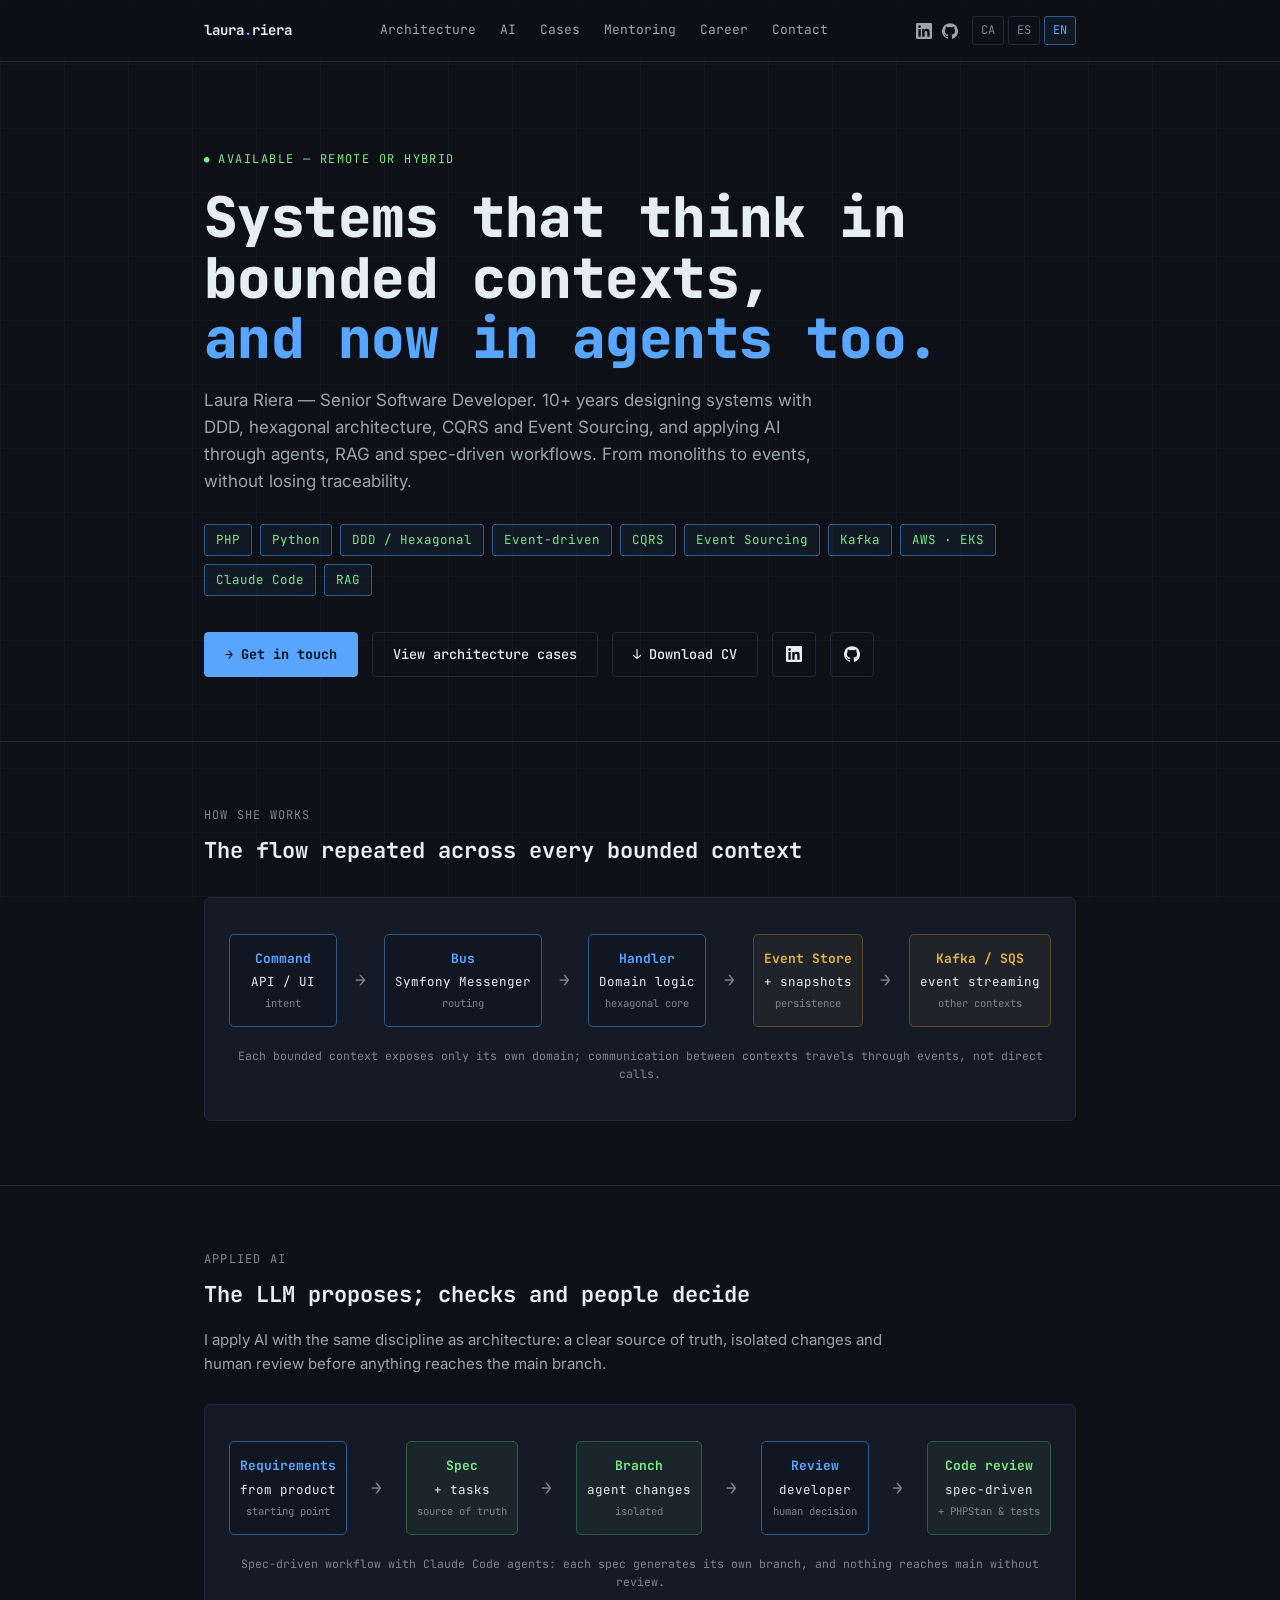
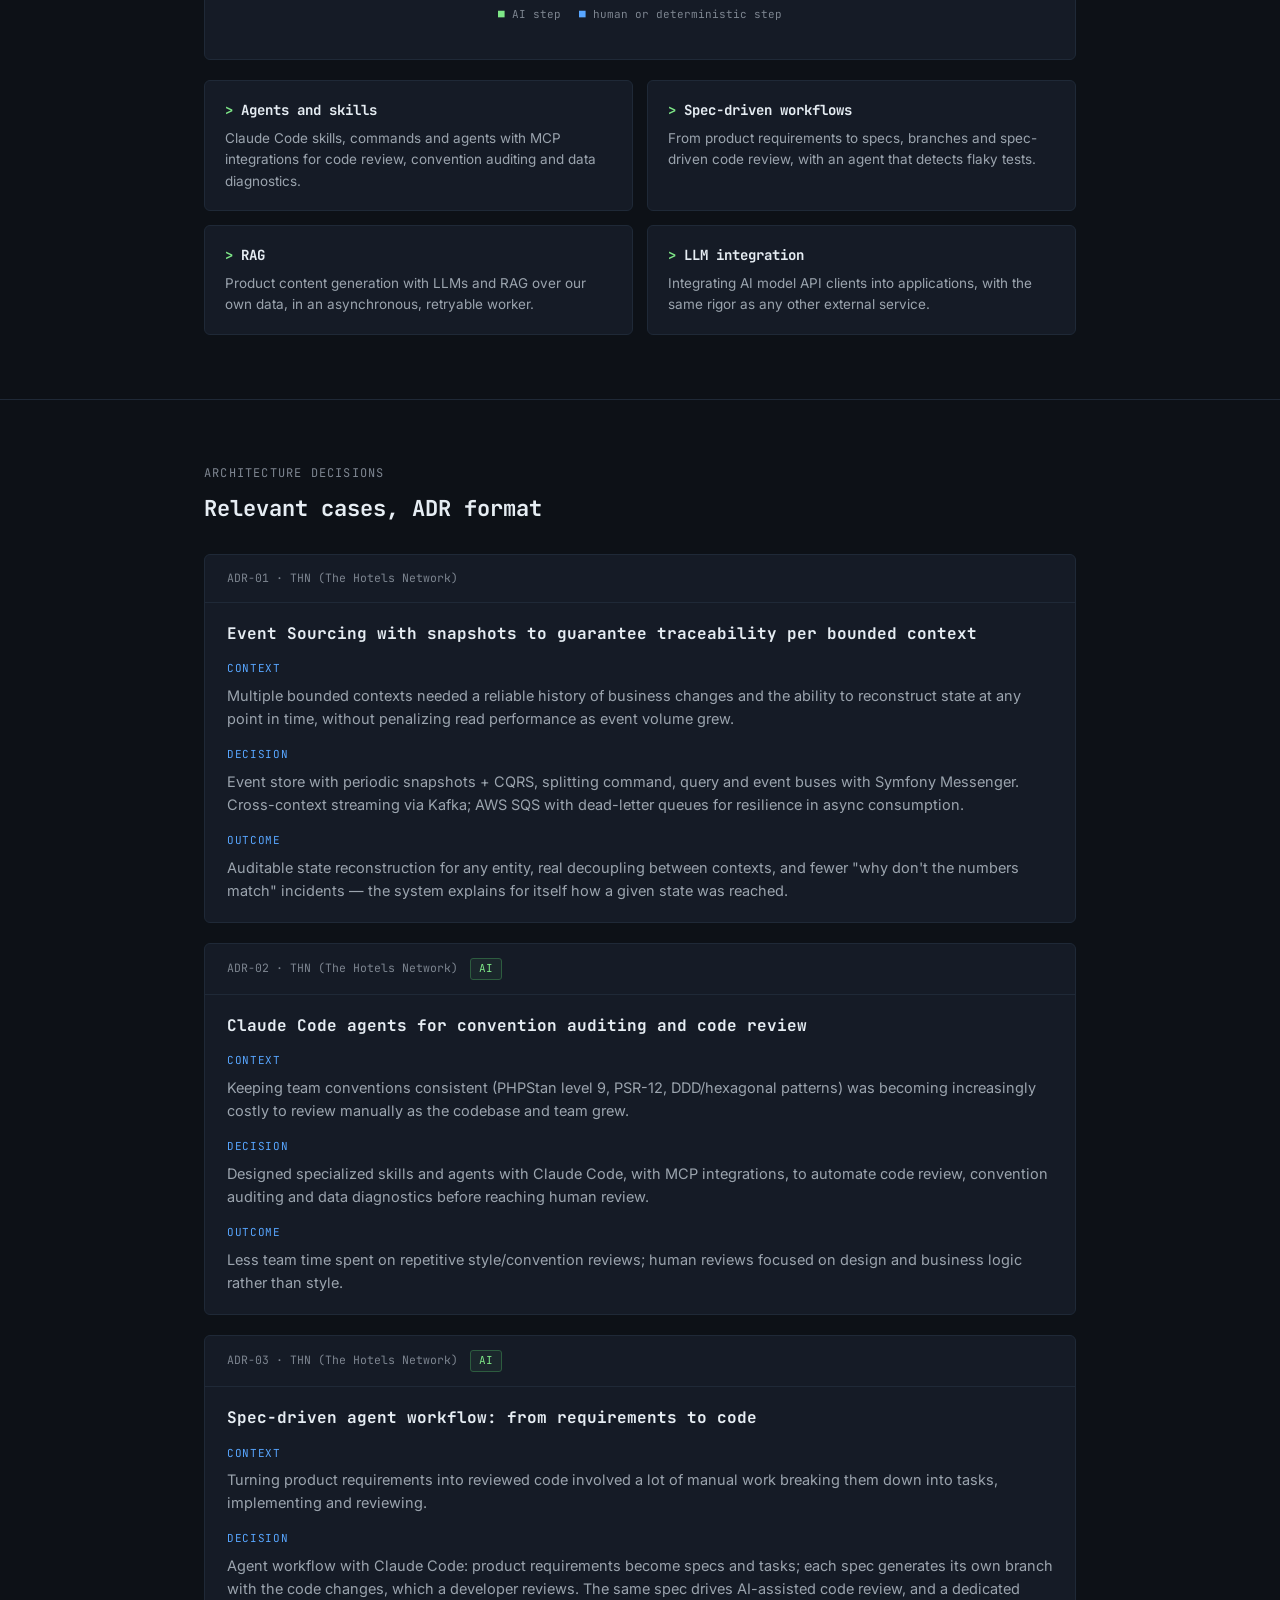
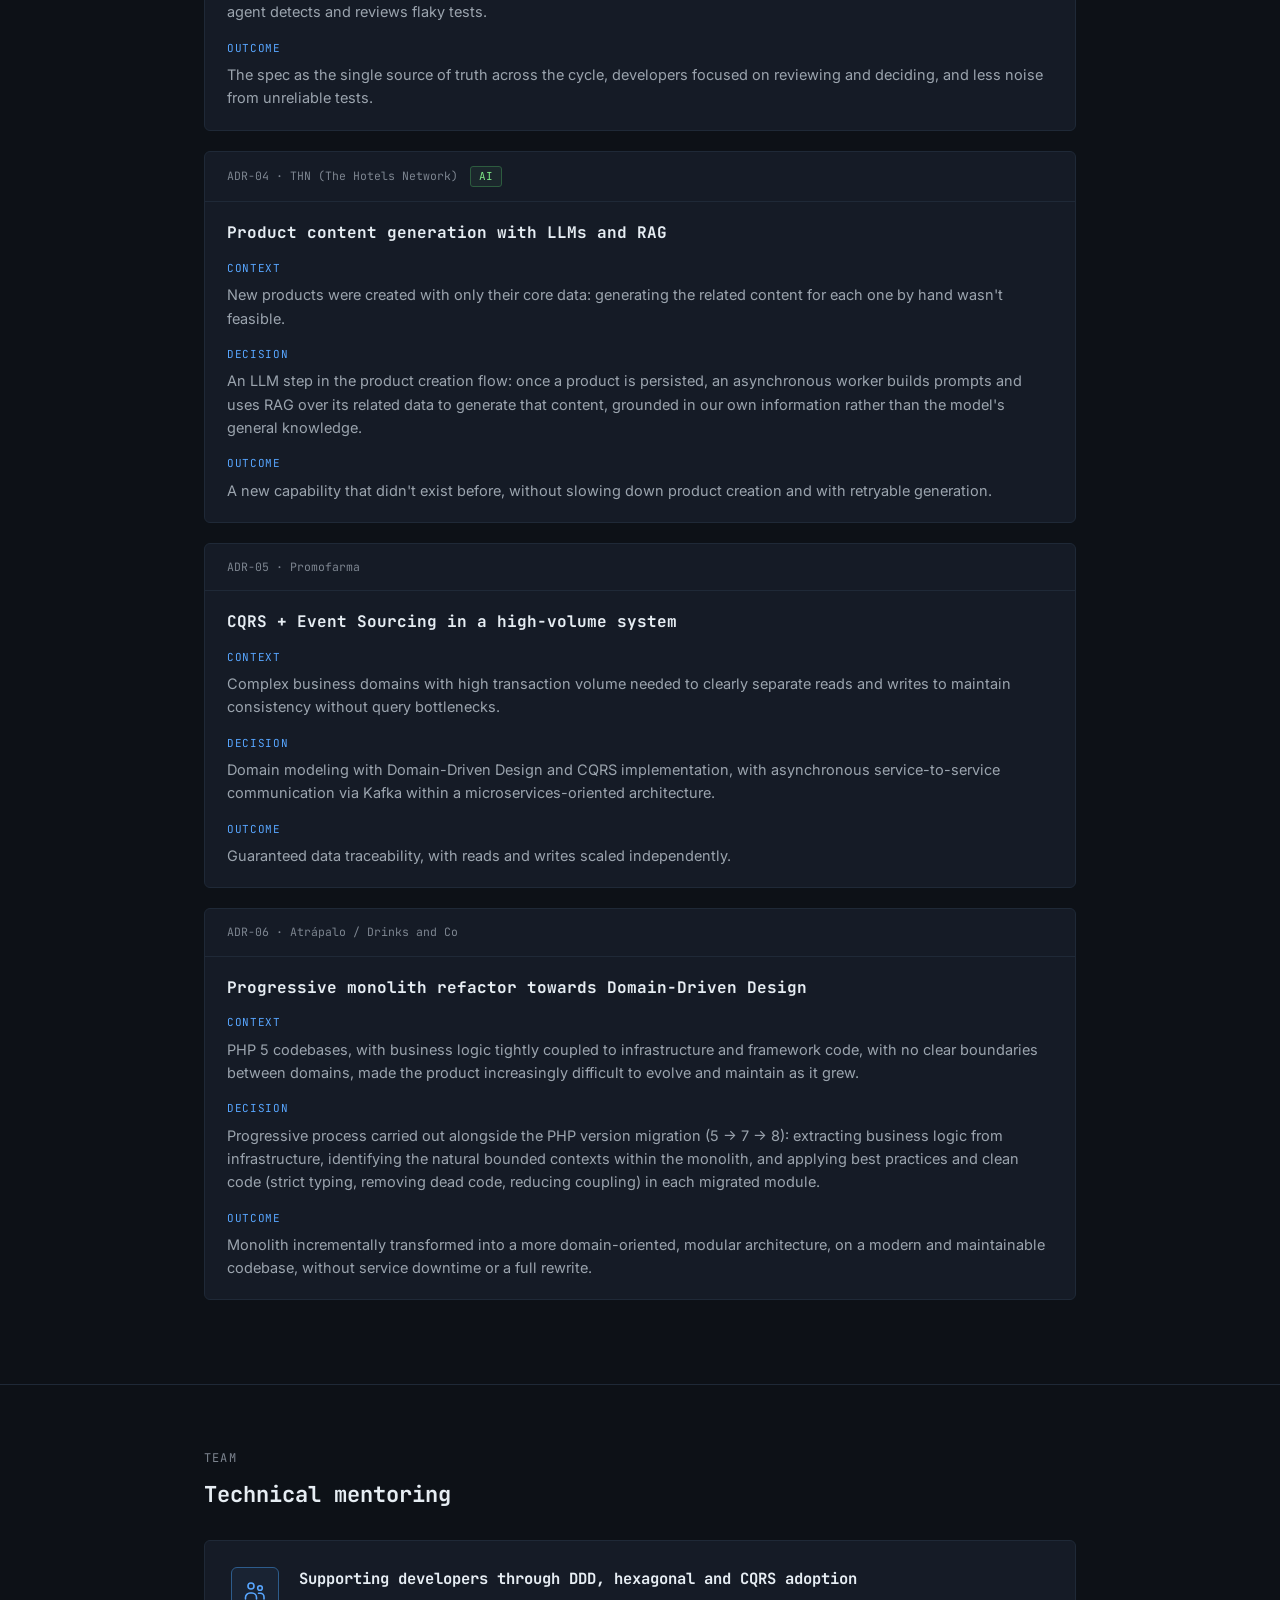
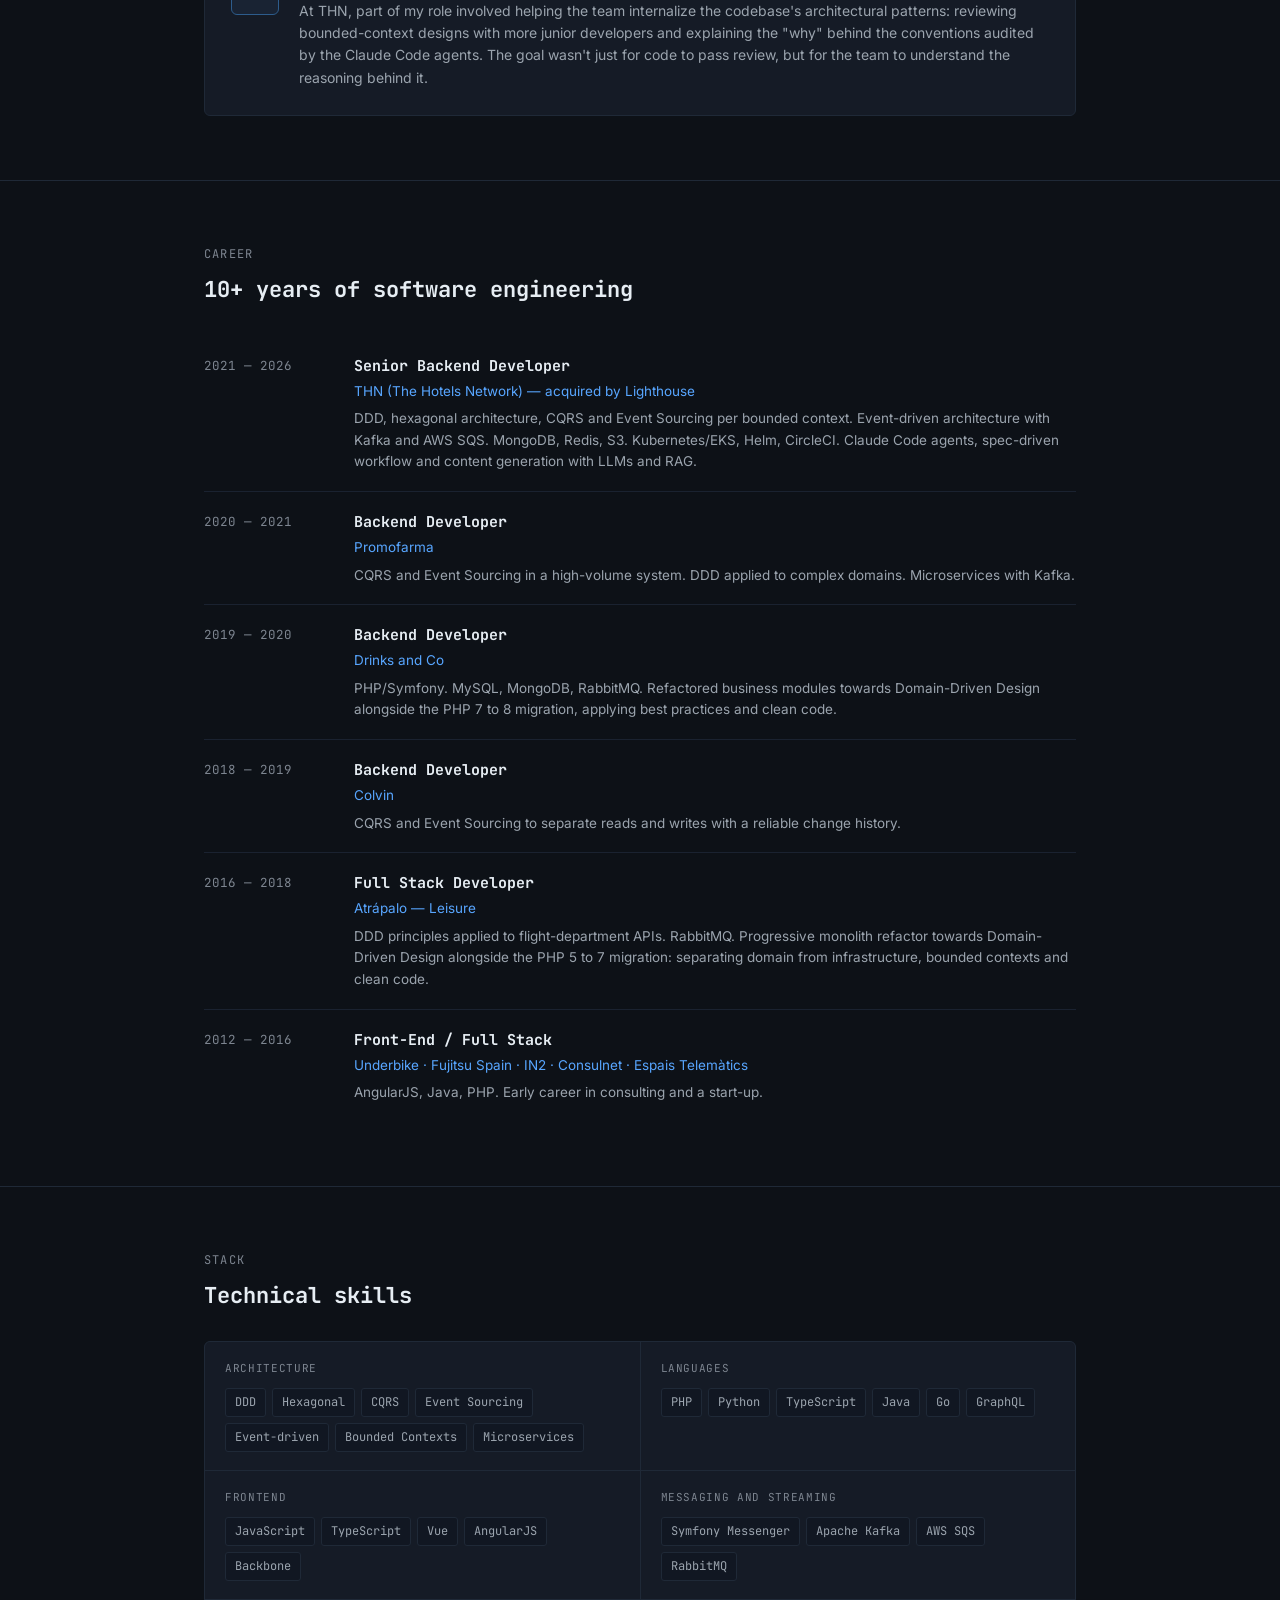
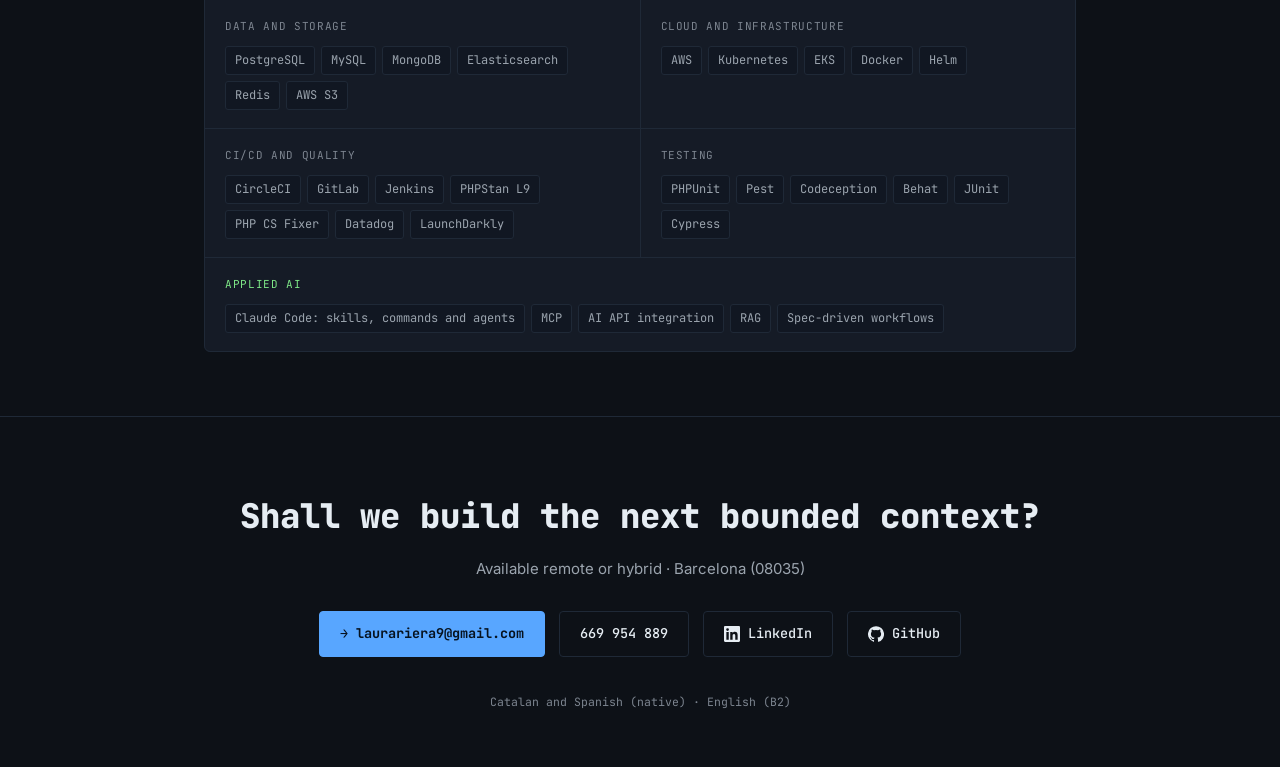
<file: index.html>
<!DOCTYPE html>
<html lang="en">
<head>
<meta charset="UTF-8">
<title>Laura Riera — Senior Software Developer</title>
<link rel="icon" href="favicon.svg" type="image/svg+xml">
<script>
  (function(){
    var l = (navigator.language || "en").toLowerCase();
    var t = l.indexOf("ca") === 0 ? "ca.html" : l.indexOf("es") === 0 ? "es.html" : "en.html";
    window.location.replace(t);
  })();
</script>
<noscript><meta http-equiv="refresh" content="0; url=en.html"></noscript>
</head>
<body><a href="en.html">Laura Riera — Senior Software Developer</a></body>
</html>
</file>
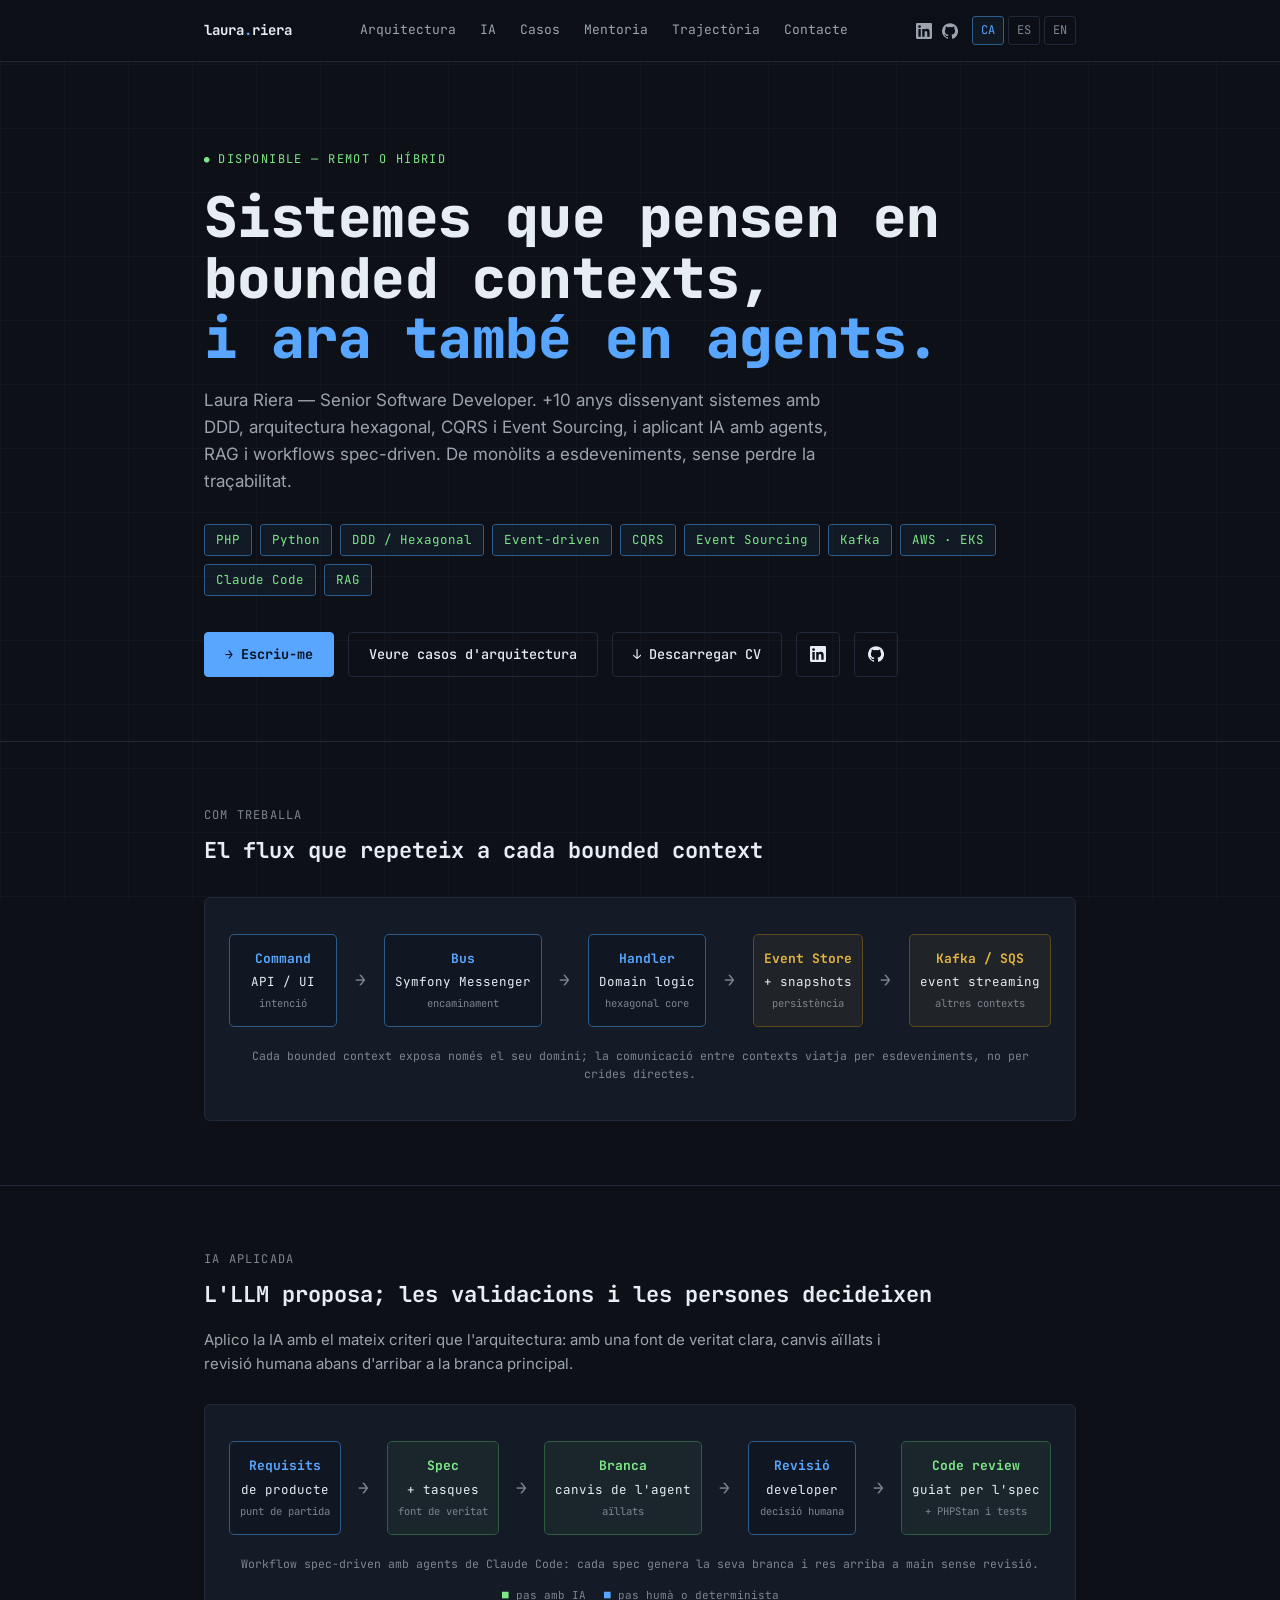
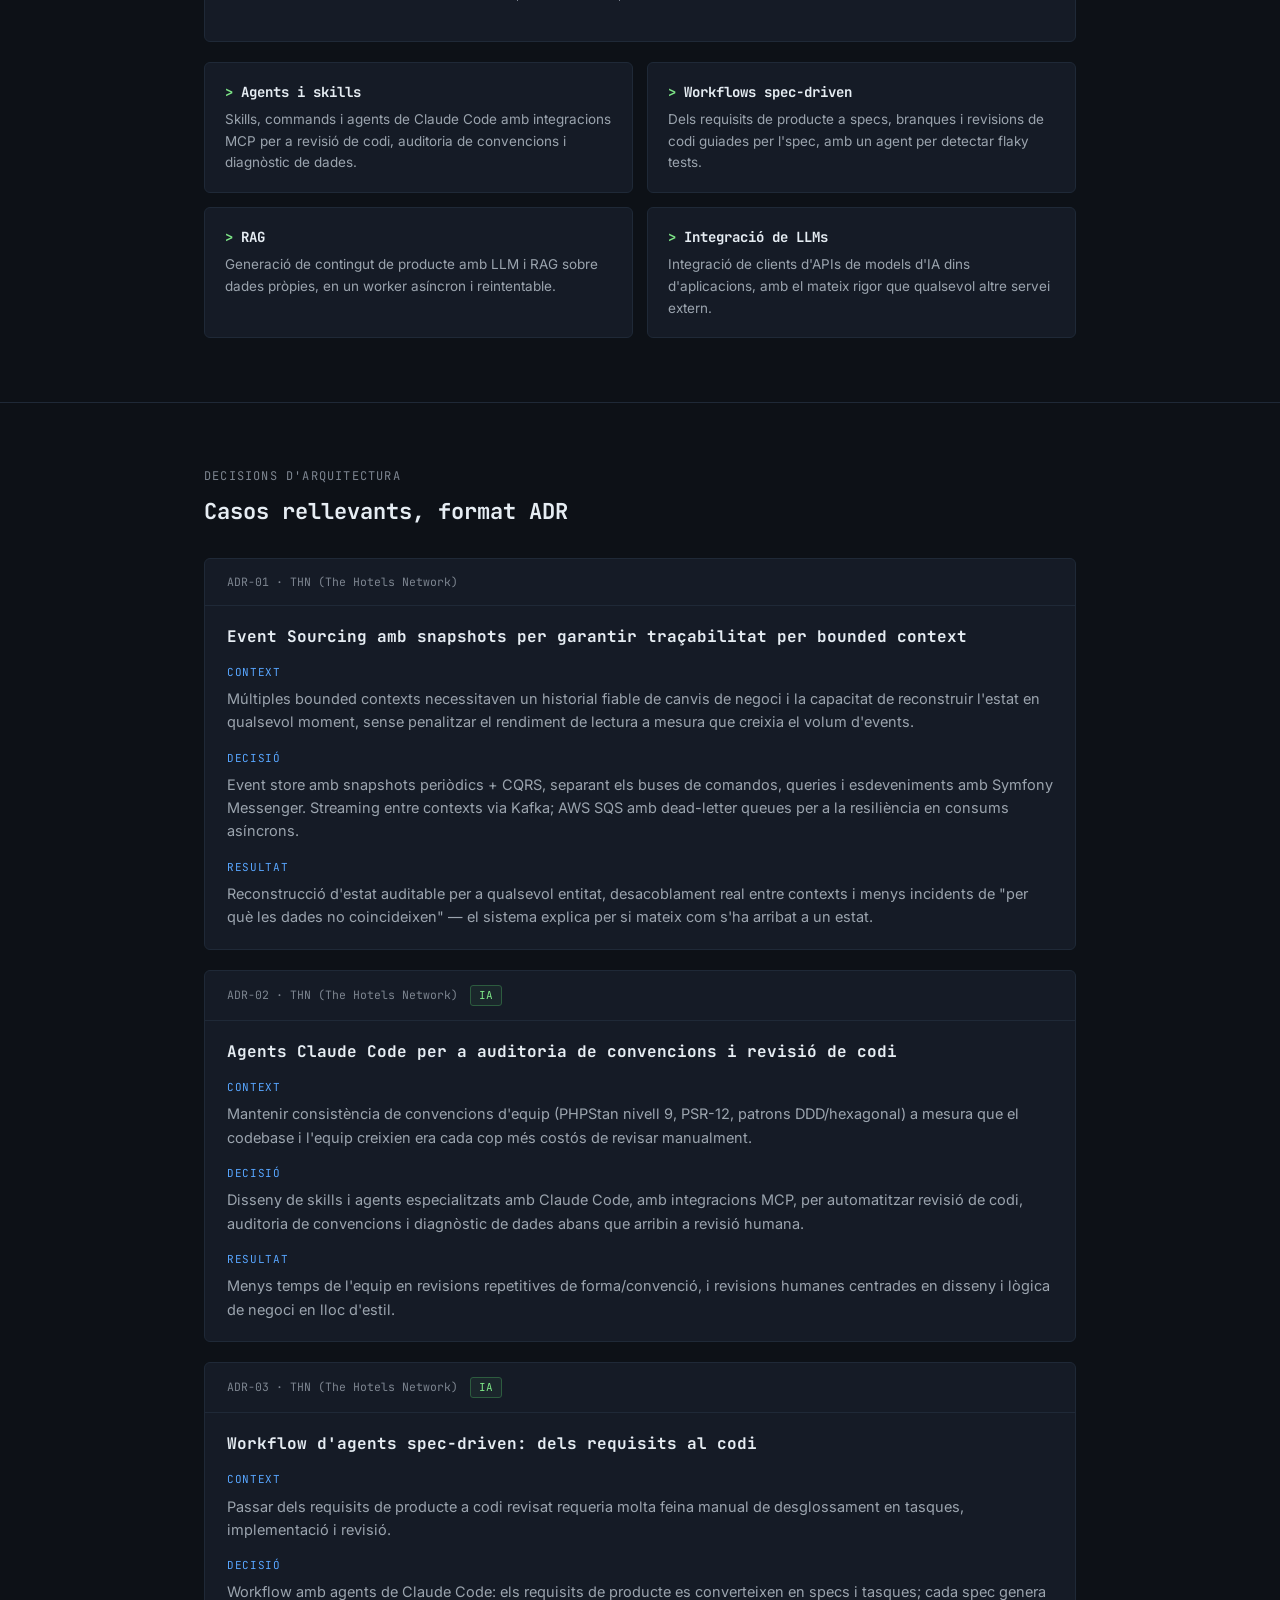
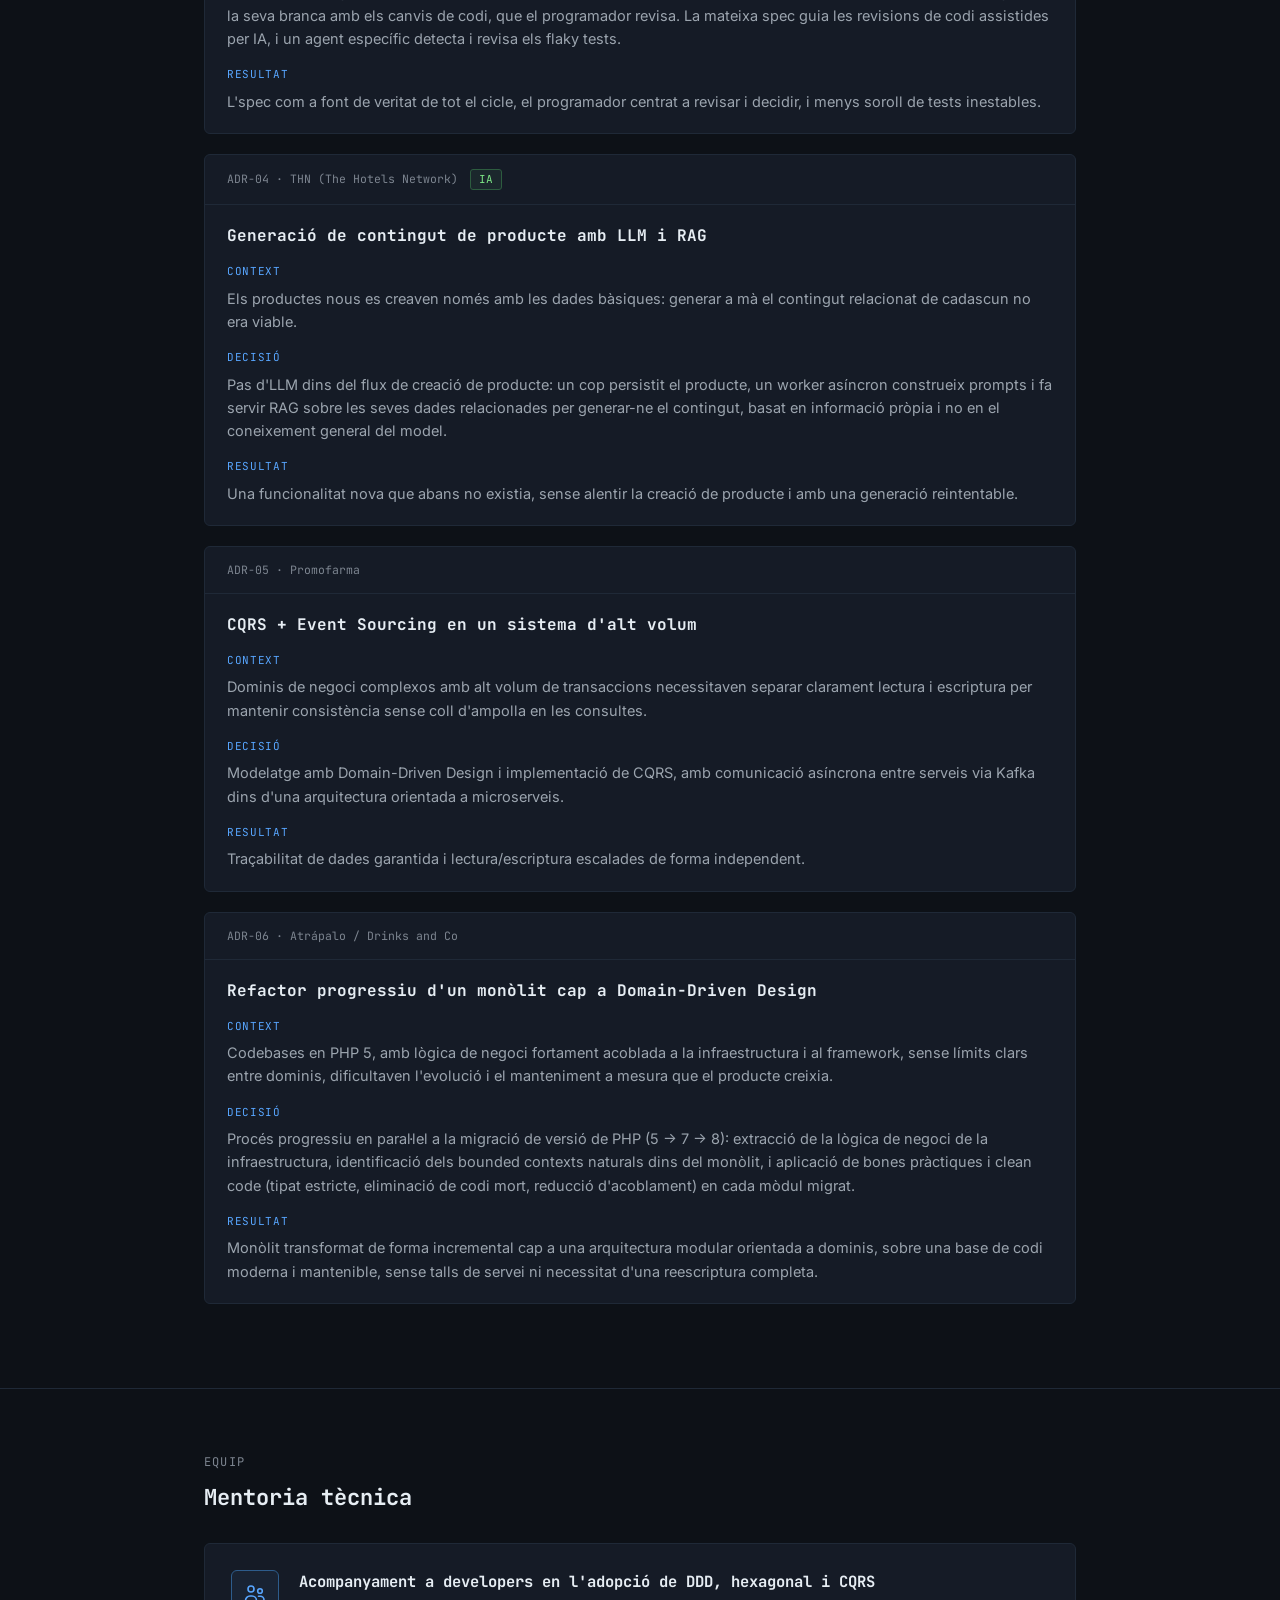
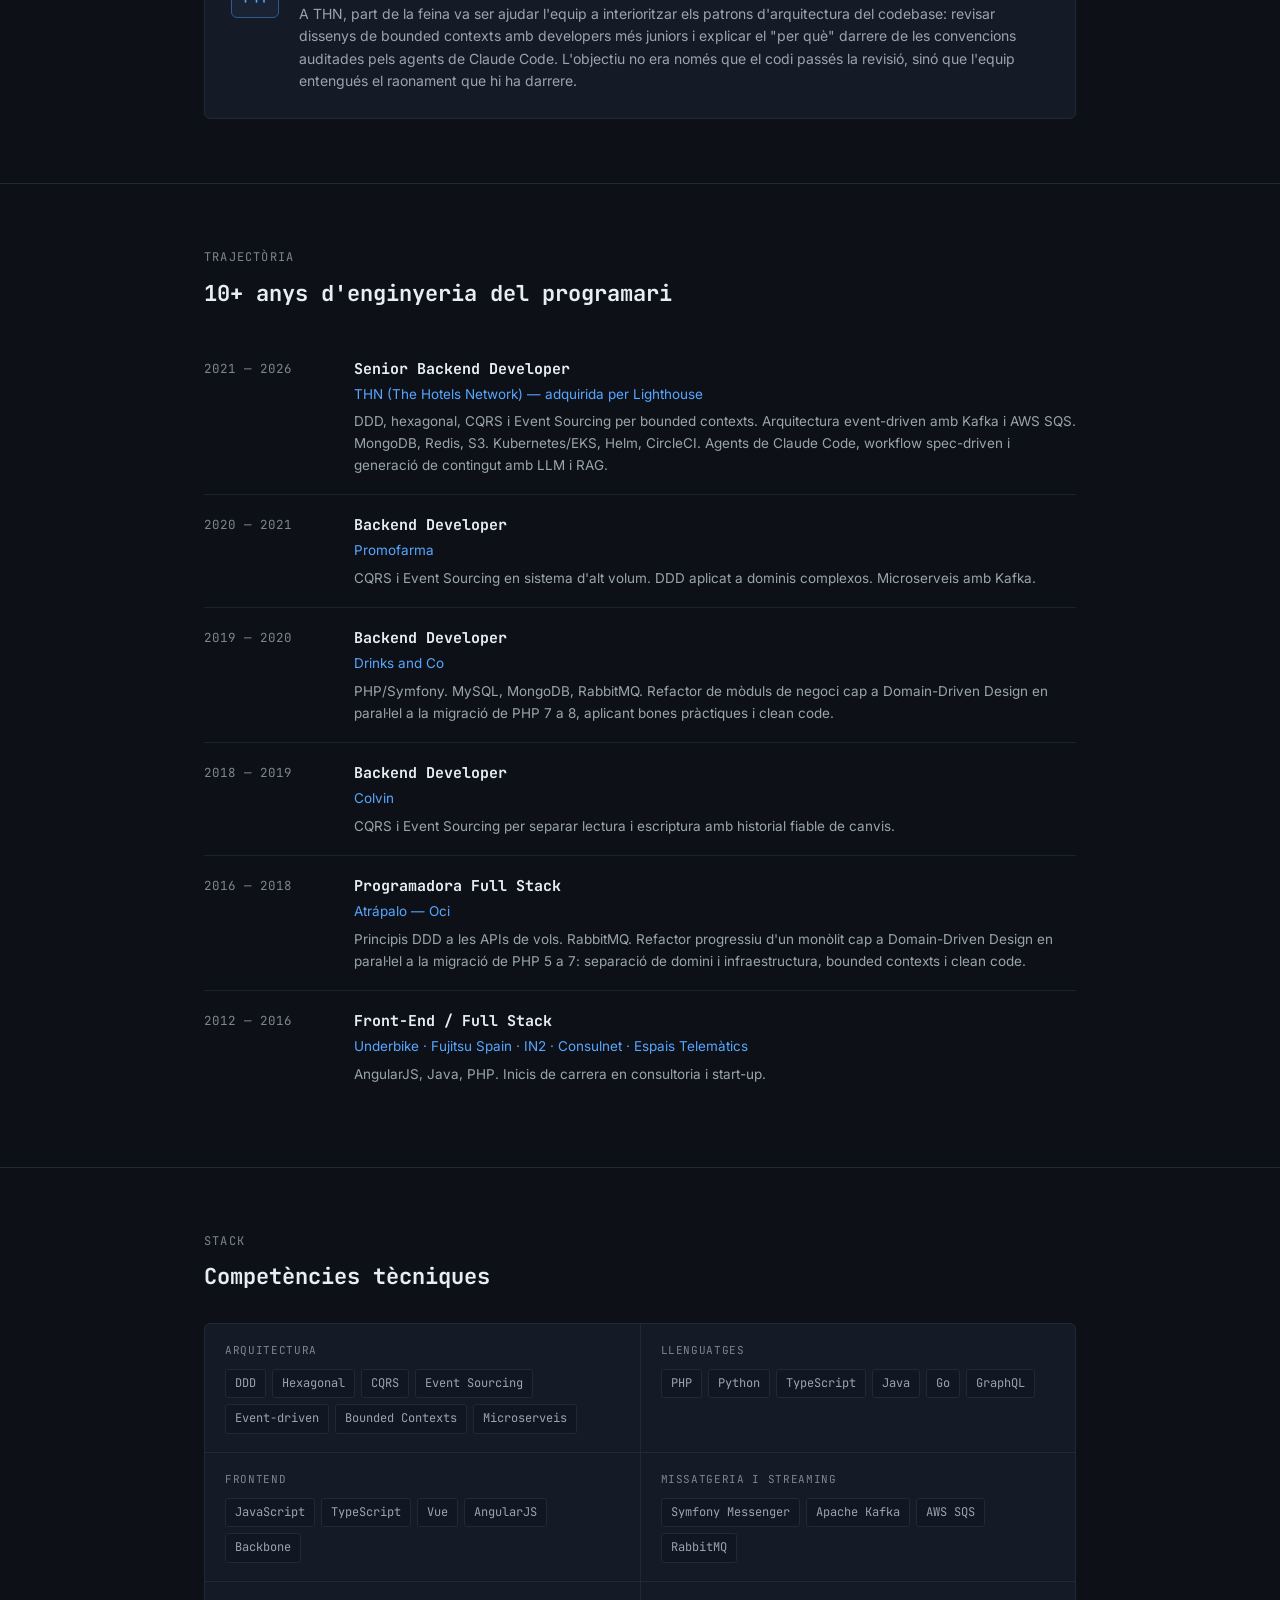
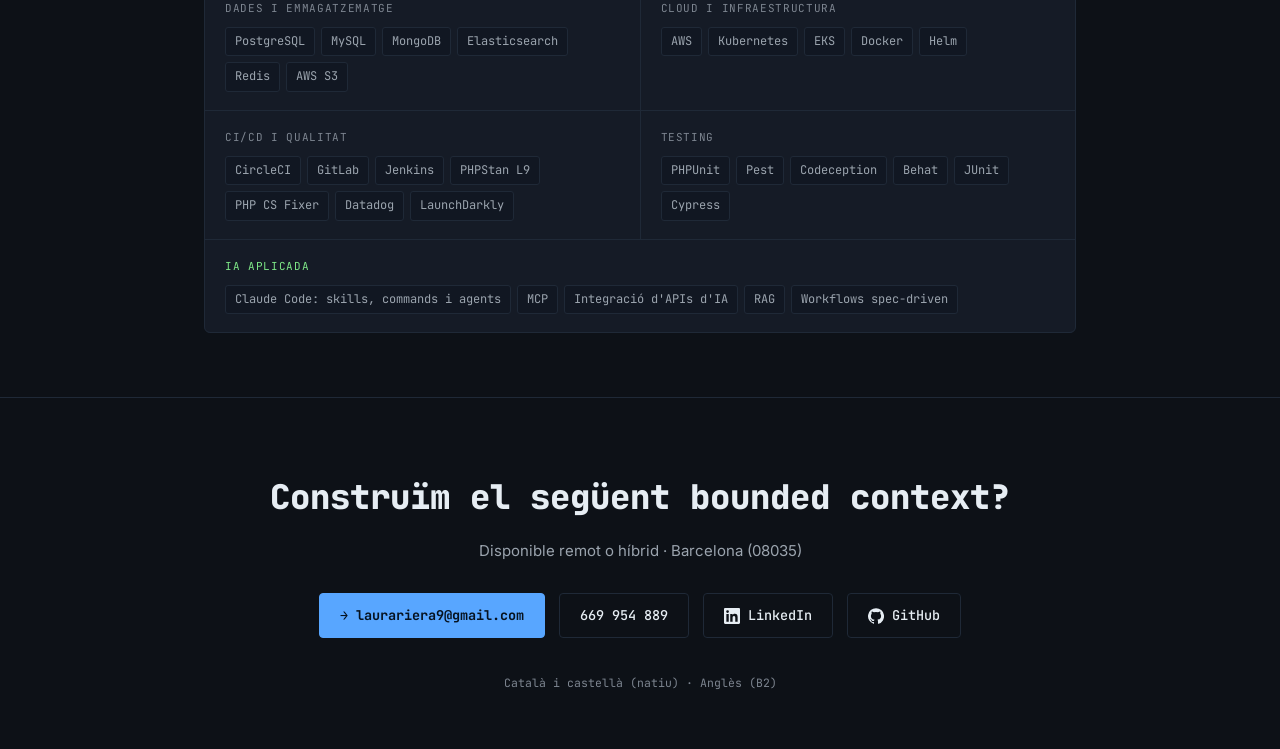
<file: ca.html>
<!DOCTYPE html>
<html lang="ca">
<head>
<meta charset="UTF-8">
<meta name="viewport" content="width=device-width, initial-scale=1.0">
<title>Laura Riera — Senior Software Developer</title>
<meta name="description" content="Laura Riera, Senior Software Developer a Barcelona. Arquitectura backend (DDD, event-driven, CQRS, Event Sourcing) i IA aplicada: agents, RAG i workflows spec-driven.">
<link rel="canonical" href="https://laurabcn.github.io/laura.riera/ca.html">
<link rel="alternate" hreflang="ca" href="https://laurabcn.github.io/laura.riera/ca.html"><link rel="alternate" hreflang="es" href="https://laurabcn.github.io/laura.riera/es.html"><link rel="alternate" hreflang="en" href="https://laurabcn.github.io/laura.riera/en.html">
<meta property="og:type" content="website">
<meta property="og:title" content="Laura Riera — Senior Software Developer">
<meta property="og:description" content="Laura Riera, Senior Software Developer a Barcelona. Arquitectura backend (DDD, event-driven, CQRS, Event Sourcing) i IA aplicada: agents, RAG i workflows spec-driven.">
<meta property="og:url" content="https://laurabcn.github.io/laura.riera/ca.html">
<meta property="og:locale" content="ca_ES">
<meta name="twitter:card" content="summary">
<link rel="icon" href="favicon.svg" type="image/svg+xml">
<link rel="preconnect" href="https://fonts.googleapis.com">
<link rel="preconnect" href="https://fonts.gstatic.com" crossorigin>
<link href="https://fonts.googleapis.com/css2?family=JetBrains+Mono:wght@400;500;700;800&family=Inter:wght@400;500;600;700&display=swap" rel="stylesheet">
<link rel="stylesheet" href="style.css">
</head>
<body>

<nav aria-label="Navegació principal">
  <div class="wrap">
    <div class="nav-logo">laura<span>.</span>riera</div>
    <div class="nav-links"><a href="#arquitectura">Arquitectura</a><a href="#ia">IA</a><a href="#casos">Casos</a><a href="#mentoria">Mentoria</a><a href="#trajectoria">Trajectòria</a><a href="#contacte">Contacte</a></div>
    <div class="nav-right">
      <div class="nav-social">
        <a href="https://www.linkedin.com/in/laurarv/" target="_blank" rel="noopener" aria-label="LinkedIn"><svg class="icon" viewBox="0 0 24 24" aria-hidden="true"><path d="M20.45 20.45h-3.56v-5.57c0-1.33-.02-3.04-1.85-3.04-1.86 0-2.14 1.45-2.14 2.94v5.67H9.35V9h3.41v1.56h.05c.48-.9 1.64-1.85 3.37-1.85 3.6 0 4.27 2.37 4.27 5.46v6.28zM5.34 7.43a2.06 2.06 0 1 1 0-4.13 2.06 2.06 0 0 1 0 4.13zM7.12 20.45H3.56V9h3.56v11.45zM22.22 0H1.77C.79 0 0 .77 0 1.73v20.54C0 23.23.79 24 1.77 24h20.45c.98 0 1.78-.77 1.78-1.73V1.73C24 .77 23.2 0 22.22 0z"/></svg></a>
        <a href="https://github.com/laurabcn" target="_blank" rel="noopener" aria-label="GitHub"><svg class="icon" viewBox="0 0 24 24" aria-hidden="true"><path d="M12 .3a12 12 0 0 0-3.8 23.38c.6.12.83-.26.83-.57v-2c-3.34.73-4.04-1.6-4.04-1.6-.55-1.4-1.34-1.77-1.34-1.77-1.08-.74.09-.73.09-.73 1.2.09 1.83 1.24 1.83 1.24 1.07 1.83 2.8 1.3 3.49 1 .1-.78.42-1.3.76-1.6-2.67-.3-5.47-1.33-5.47-5.93 0-1.31.47-2.38 1.24-3.22-.14-.3-.54-1.52.1-3.18 0 0 1-.32 3.3 1.23a11.5 11.5 0 0 1 6 0c2.28-1.55 3.29-1.23 3.29-1.23.64 1.66.24 2.88.12 3.18.77.84 1.23 1.9 1.23 3.22 0 4.61-2.8 5.63-5.48 5.92.42.36.81 1.1.81 2.22v3.29c0 .31.22.69.83.57A12 12 0 0 0 12 .3"/></svg></a>
      </div>
      <div class="lang-switch"><a href="ca.html" class="active" aria-current="page">CA</a><a href="es.html">ES</a><a href="en.html">EN</a></div>
    </div>
  </div>
</nav>

<header class="hero">
  <div class="wrap">
    <div class="eyebrow">Disponible — Remot o híbrid</div>
    <h1>Sistemes que pensen en<br>bounded contexts,<br><span class="accent">i ara també en agents.</span></h1>
    <p class="hero-sub">Laura Riera — Senior Software Developer. +10 anys dissenyant sistemes amb DDD, arquitectura hexagonal, CQRS i Event Sourcing, i aplicant IA amb agents, RAG i workflows spec-driven. De monòlits a esdeveniments, sense perdre la traçabilitat.</p>
    <div class="stack-row"><span class="tag">PHP</span><span class="tag">Python</span><span class="tag">DDD / Hexagonal</span><span class="tag">Event-driven</span><span class="tag">CQRS</span><span class="tag">Event Sourcing</span><span class="tag">Kafka</span><span class="tag">AWS · EKS</span><span class="tag">Claude Code</span><span class="tag">RAG</span></div>
    <div class="hero-actions">
      <a href="mailto:laurariera9@gmail.com" class="btn btn-primary">→ Escriu-me</a>
      <a href="#casos" class="btn">Veure casos d&#x27;arquitectura</a>
      <a href="Laura_Riera_CV_CA.pdf" class="btn">↓ Descarregar CV</a>
      <a href="https://www.linkedin.com/in/laurarv/" class="btn btn-icon" target="_blank" rel="noopener" aria-label="LinkedIn"><svg class="icon" viewBox="0 0 24 24" aria-hidden="true"><path d="M20.45 20.45h-3.56v-5.57c0-1.33-.02-3.04-1.85-3.04-1.86 0-2.14 1.45-2.14 2.94v5.67H9.35V9h3.41v1.56h.05c.48-.9 1.64-1.85 3.37-1.85 3.6 0 4.27 2.37 4.27 5.46v6.28zM5.34 7.43a2.06 2.06 0 1 1 0-4.13 2.06 2.06 0 0 1 0 4.13zM7.12 20.45H3.56V9h3.56v11.45zM22.22 0H1.77C.79 0 0 .77 0 1.73v20.54C0 23.23.79 24 1.77 24h20.45c.98 0 1.78-.77 1.78-1.73V1.73C24 .77 23.2 0 22.22 0z"/></svg></a>
      <a href="https://github.com/laurabcn" class="btn btn-icon" target="_blank" rel="noopener" aria-label="GitHub"><svg class="icon" viewBox="0 0 24 24" aria-hidden="true"><path d="M12 .3a12 12 0 0 0-3.8 23.38c.6.12.83-.26.83-.57v-2c-3.34.73-4.04-1.6-4.04-1.6-.55-1.4-1.34-1.77-1.34-1.77-1.08-.74.09-.73.09-.73 1.2.09 1.83 1.24 1.83 1.24 1.07 1.83 2.8 1.3 3.49 1 .1-.78.42-1.3.76-1.6-2.67-.3-5.47-1.33-5.47-5.93 0-1.31.47-2.38 1.24-3.22-.14-.3-.54-1.52.1-3.18 0 0 1-.32 3.3 1.23a11.5 11.5 0 0 1 6 0c2.28-1.55 3.29-1.23 3.29-1.23.64 1.66.24 2.88.12 3.18.77.84 1.23 1.9 1.23 3.22 0 4.61-2.8 5.63-5.48 5.92.42.36.81 1.1.81 2.22v3.29c0 .31.22.69.83.57A12 12 0 0 0 12 .3"/></svg></a>
    </div>
  </div>
</header>

<section id="arquitectura">
  <div class="wrap">
    <div class="section-label">Com treballa</div>
    <h2 class="section-title">El flux que repeteix a cada bounded context</h2>
    <div class="diagram">
      <div class="flow">
        <div class="node "><strong>Command</strong>API / UI<small>intenció</small></div>
        <div class="arrow">→</div>
        <div class="node "><strong>Bus</strong>Symfony Messenger<small>encaminament</small></div>
        <div class="arrow">→</div>
        <div class="node "><strong>Handler</strong>Domain logic<small>hexagonal core</small></div>
        <div class="arrow">→</div>
        <div class="node event"><strong>Event Store</strong>+ snapshots<small>persistència</small></div>
        <div class="arrow">→</div>
        <div class="node event"><strong>Kafka / SQS</strong>event streaming<small>altres contexts</small></div>
      </div>
      <div class="diagram-caption">Cada bounded context exposa només el seu domini; la comunicació entre contexts viatja per esdeveniments, no per crides directes.</div>
    </div>
  </div>
</section>

<section id="ia">
  <div class="wrap">
    <div class="section-label">IA aplicada</div>
    <h2 class="section-title">L&#x27;LLM proposa; les validacions i les persones decideixen</h2>
    <p class="section-intro">Aplico la IA amb el mateix criteri que l&#x27;arquitectura: amb una font de veritat clara, canvis aïllats i revisió humana abans d&#x27;arribar a la branca principal.</p>
    <div class="diagram">
      <div class="flow">
        <div class="node "><strong>Requisits</strong>de producte<small>punt de partida</small></div>
        <div class="arrow">→</div>
        <div class="node ai"><strong>Spec</strong>+ tasques<small>font de veritat</small></div>
        <div class="arrow">→</div>
        <div class="node ai"><strong>Branca</strong>canvis de l&#x27;agent<small>aïllats</small></div>
        <div class="arrow">→</div>
        <div class="node "><strong>Revisió</strong>developer<small>decisió humana</small></div>
        <div class="arrow">→</div>
        <div class="node ai"><strong>Code review</strong>guiat per l&#x27;spec<small>+ PHPStan i tests</small></div>
      </div>
      <div class="diagram-caption">Workflow spec-driven amb agents de Claude Code: cada spec genera la seva branca i res arriba a main sense revisió.</div>
      <div class="legend"><span class="l-ai">pas amb IA</span><span class="l-human">pas humà o determinista</span></div>
    </div>
    <div class="cap-grid"><div class="cap"><h3>Agents i skills</h3><p>Skills, commands i agents de Claude Code amb integracions MCP per a revisió de codi, auditoria de convencions i diagnòstic de dades.</p></div><div class="cap"><h3>Workflows spec-driven</h3><p>Dels requisits de producte a specs, branques i revisions de codi guiades per l&#x27;spec, amb un agent per detectar flaky tests.</p></div><div class="cap"><h3>RAG</h3><p>Generació de contingut de producte amb LLM i RAG sobre dades pròpies, en un worker asíncron i reintentable.</p></div><div class="cap"><h3>Integració de LLMs</h3><p>Integració de clients d&#x27;APIs de models d&#x27;IA dins d&#x27;aplicacions, amb el mateix rigor que qualsevol altre servei extern.</p></div></div>
  </div>
</section>

<section id="casos">
  <div class="wrap">
    <div class="section-label">Decisions d&#x27;arquitectura</div>
    <h2 class="section-title">Casos rellevants, format ADR</h2>
    
    <article class="adr">
      <div class="adr-head"><span class="adr-id">ADR-01 · THN (The Hotels Network)</span></div>
      <h3 class="adr-title">Event Sourcing amb snapshots per garantir traçabilitat per bounded context</h3>
      <div class="adr-body">
        <div class="adr-field"><div class="adr-field-label">Context</div><p>Múltiples bounded contexts necessitaven un historial fiable de canvis de negoci i la capacitat de reconstruir l&#x27;estat en qualsevol moment, sense penalitzar el rendiment de lectura a mesura que creixia el volum d&#x27;events.</p></div>
        <div class="adr-field"><div class="adr-field-label">Decisió</div><p>Event store amb snapshots periòdics + CQRS, separant els buses de comandos, queries i esdeveniments amb Symfony Messenger. Streaming entre contexts via Kafka; AWS SQS amb dead-letter queues per a la resiliència en consums asíncrons.</p></div>
        <div class="adr-field"><div class="adr-field-label">Resultat</div><p>Reconstrucció d&#x27;estat auditable per a qualsevol entitat, desacoblament real entre contexts i menys incidents de &quot;per què les dades no coincideixen&quot; — el sistema explica per si mateix com s&#x27;ha arribat a un estat.</p></div>
      </div>
    </article>
    <article class="adr">
      <div class="adr-head"><span class="adr-id">ADR-02 · THN (The Hotels Network)</span><span class="adr-kind">IA</span></div>
      <h3 class="adr-title">Agents Claude Code per a auditoria de convencions i revisió de codi</h3>
      <div class="adr-body">
        <div class="adr-field"><div class="adr-field-label">Context</div><p>Mantenir consistència de convencions d&#x27;equip (PHPStan nivell 9, PSR-12, patrons DDD/hexagonal) a mesura que el codebase i l&#x27;equip creixien era cada cop més costós de revisar manualment.</p></div>
        <div class="adr-field"><div class="adr-field-label">Decisió</div><p>Disseny de skills i agents especialitzats amb Claude Code, amb integracions MCP, per automatitzar revisió de codi, auditoria de convencions i diagnòstic de dades abans que arribin a revisió humana.</p></div>
        <div class="adr-field"><div class="adr-field-label">Resultat</div><p>Menys temps de l&#x27;equip en revisions repetitives de forma/convenció, i revisions humanes centrades en disseny i lògica de negoci en lloc d&#x27;estil.</p></div>
      </div>
    </article>
    <article class="adr">
      <div class="adr-head"><span class="adr-id">ADR-03 · THN (The Hotels Network)</span><span class="adr-kind">IA</span></div>
      <h3 class="adr-title">Workflow d&#x27;agents spec-driven: dels requisits al codi</h3>
      <div class="adr-body">
        <div class="adr-field"><div class="adr-field-label">Context</div><p>Passar dels requisits de producte a codi revisat requeria molta feina manual de desglossament en tasques, implementació i revisió.</p></div>
        <div class="adr-field"><div class="adr-field-label">Decisió</div><p>Workflow amb agents de Claude Code: els requisits de producte es converteixen en specs i tasques; cada spec genera la seva branca amb els canvis de codi, que el programador revisa. La mateixa spec guia les revisions de codi assistides per IA, i un agent específic detecta i revisa els flaky tests.</p></div>
        <div class="adr-field"><div class="adr-field-label">Resultat</div><p>L&#x27;spec com a font de veritat de tot el cicle, el programador centrat a revisar i decidir, i menys soroll de tests inestables.</p></div>
      </div>
    </article>
    <article class="adr">
      <div class="adr-head"><span class="adr-id">ADR-04 · THN (The Hotels Network)</span><span class="adr-kind">IA</span></div>
      <h3 class="adr-title">Generació de contingut de producte amb LLM i RAG</h3>
      <div class="adr-body">
        <div class="adr-field"><div class="adr-field-label">Context</div><p>Els productes nous es creaven només amb les dades bàsiques: generar a mà el contingut relacionat de cadascun no era viable.</p></div>
        <div class="adr-field"><div class="adr-field-label">Decisió</div><p>Pas d&#x27;LLM dins del flux de creació de producte: un cop persistit el producte, un worker asíncron construeix prompts i fa servir RAG sobre les seves dades relacionades per generar-ne el contingut, basat en informació pròpia i no en el coneixement general del model.</p></div>
        <div class="adr-field"><div class="adr-field-label">Resultat</div><p>Una funcionalitat nova que abans no existia, sense alentir la creació de producte i amb una generació reintentable.</p></div>
      </div>
    </article>
    <article class="adr">
      <div class="adr-head"><span class="adr-id">ADR-05 · Promofarma</span></div>
      <h3 class="adr-title">CQRS + Event Sourcing en un sistema d&#x27;alt volum</h3>
      <div class="adr-body">
        <div class="adr-field"><div class="adr-field-label">Context</div><p>Dominis de negoci complexos amb alt volum de transaccions necessitaven separar clarament lectura i escriptura per mantenir consistència sense coll d&#x27;ampolla en les consultes.</p></div>
        <div class="adr-field"><div class="adr-field-label">Decisió</div><p>Modelatge amb Domain-Driven Design i implementació de CQRS, amb comunicació asíncrona entre serveis via Kafka dins d&#x27;una arquitectura orientada a microserveis.</p></div>
        <div class="adr-field"><div class="adr-field-label">Resultat</div><p>Traçabilitat de dades garantida i lectura/escriptura escalades de forma independent.</p></div>
      </div>
    </article>
    <article class="adr">
      <div class="adr-head"><span class="adr-id">ADR-06 · Atrápalo / Drinks and Co</span></div>
      <h3 class="adr-title">Refactor progressiu d&#x27;un monòlit cap a Domain-Driven Design</h3>
      <div class="adr-body">
        <div class="adr-field"><div class="adr-field-label">Context</div><p>Codebases en PHP 5, amb lògica de negoci fortament acoblada a la infraestructura i al framework, sense límits clars entre dominis, dificultaven l&#x27;evolució i el manteniment a mesura que el producte creixia.</p></div>
        <div class="adr-field"><div class="adr-field-label">Decisió</div><p>Procés progressiu en paral·lel a la migració de versió de PHP (5 → 7 → 8): extracció de la lògica de negoci de la infraestructura, identificació dels bounded contexts naturals dins del monòlit, i aplicació de bones pràctiques i clean code (tipat estricte, eliminació de codi mort, reducció d&#x27;acoblament) en cada mòdul migrat.</p></div>
        <div class="adr-field"><div class="adr-field-label">Resultat</div><p>Monòlit transformat de forma incremental cap a una arquitectura modular orientada a dominis, sobre una base de codi moderna i mantenible, sense talls de servei ni necessitat d&#x27;una reescriptura completa.</p></div>
      </div>
    </article>
  </div>
</section>

<section id="mentoria">
  <div class="wrap">
    <div class="section-label">Equip</div>
    <h2 class="section-title">Mentoria tècnica</h2>
    <div class="mentor-box">
      <div class="mentor-icon"><svg viewBox="0 0 24 24" aria-hidden="true"><circle cx="8" cy="7" r="3"/><path d="M2.5 20v-1.5A4.5 4.5 0 0 1 7 14h2a4.5 4.5 0 0 1 4.5 4.5V20"/><circle cx="17" cy="9" r="2.3"/><path d="M15.5 14.2h1.8a3.7 3.7 0 0 1 3.7 3.7V20"/></svg></div>
      <div>
        <h3>Acompanyament a developers en l&#x27;adopció de DDD, hexagonal i CQRS</h3>
        <p>A THN, part de la feina va ser ajudar l&#x27;equip a interioritzar els patrons d&#x27;arquitectura del codebase: revisar dissenys de bounded contexts amb developers més juniors i explicar el &quot;per què&quot; darrere de les convencions auditades pels agents de Claude Code. L&#x27;objectiu no era només que el codi passés la revisió, sinó que l&#x27;equip entengués el raonament que hi ha darrere.</p>
      </div>
    </div>
  </div>
</section>

<section id="trajectoria">
  <div class="wrap">
    <div class="section-label">Trajectòria</div>
    <h2 class="section-title">10+ anys d&#x27;enginyeria del programari</h2>
    
    <div class="tl-item">
      <div class="tl-date">2021 — 2026</div>
      <div><div class="tl-role">Senior Backend Developer</div><div class="tl-company">THN (The Hotels Network) — adquirida per Lighthouse</div><div class="tl-desc">DDD, hexagonal, CQRS i Event Sourcing per bounded contexts. Arquitectura event-driven amb Kafka i AWS SQS. MongoDB, Redis, S3. Kubernetes/EKS, Helm, CircleCI. Agents de Claude Code, workflow spec-driven i generació de contingut amb LLM i RAG.</div></div>
    </div>
    <div class="tl-item">
      <div class="tl-date">2020 — 2021</div>
      <div><div class="tl-role">Backend Developer</div><div class="tl-company">Promofarma</div><div class="tl-desc">CQRS i Event Sourcing en sistema d&#x27;alt volum. DDD aplicat a dominis complexos. Microserveis amb Kafka.</div></div>
    </div>
    <div class="tl-item">
      <div class="tl-date">2019 — 2020</div>
      <div><div class="tl-role">Backend Developer</div><div class="tl-company">Drinks and Co</div><div class="tl-desc">PHP/Symfony. MySQL, MongoDB, RabbitMQ. Refactor de mòduls de negoci cap a Domain-Driven Design en paral·lel a la migració de PHP 7 a 8, aplicant bones pràctiques i clean code.</div></div>
    </div>
    <div class="tl-item">
      <div class="tl-date">2018 — 2019</div>
      <div><div class="tl-role">Backend Developer</div><div class="tl-company">Colvin</div><div class="tl-desc">CQRS i Event Sourcing per separar lectura i escriptura amb historial fiable de canvis.</div></div>
    </div>
    <div class="tl-item">
      <div class="tl-date">2016 — 2018</div>
      <div><div class="tl-role">Programadora Full Stack</div><div class="tl-company">Atrápalo — Oci</div><div class="tl-desc">Principis DDD a les APIs de vols. RabbitMQ. Refactor progressiu d&#x27;un monòlit cap a Domain-Driven Design en paral·lel a la migració de PHP 5 a 7: separació de domini i infraestructura, bounded contexts i clean code.</div></div>
    </div>
    <div class="tl-item">
      <div class="tl-date">2012 — 2016</div>
      <div><div class="tl-role">Front-End / Full Stack</div><div class="tl-company">Underbike · Fujitsu Spain · IN2 · Consulnet · Espais Telemàtics</div><div class="tl-desc">AngularJS, Java, PHP. Inicis de carrera en consultoria i start-up.</div></div>
    </div>
  </div>
</section>

<section>
  <div class="wrap">
    <div class="section-label">Stack</div>
    <h2 class="section-title">Competències tècniques</h2>
    <div class="skills-grid"><div class="skill-cat"><div class="skill-cat-label">Arquitectura</div><div class="skill-items"><span class="skill-chip">DDD</span><span class="skill-chip">Hexagonal</span><span class="skill-chip">CQRS</span><span class="skill-chip">Event Sourcing</span><span class="skill-chip">Event-driven</span><span class="skill-chip">Bounded Contexts</span><span class="skill-chip">Microserveis</span></div></div><div class="skill-cat"><div class="skill-cat-label">Llenguatges</div><div class="skill-items"><span class="skill-chip">PHP</span><span class="skill-chip">Python</span><span class="skill-chip">TypeScript</span><span class="skill-chip">Java</span><span class="skill-chip">Go</span><span class="skill-chip">GraphQL</span></div></div><div class="skill-cat"><div class="skill-cat-label">Frontend</div><div class="skill-items"><span class="skill-chip">JavaScript</span><span class="skill-chip">TypeScript</span><span class="skill-chip">Vue</span><span class="skill-chip">AngularJS</span><span class="skill-chip">Backbone</span></div></div><div class="skill-cat"><div class="skill-cat-label">Missatgeria i streaming</div><div class="skill-items"><span class="skill-chip">Symfony Messenger</span><span class="skill-chip">Apache Kafka</span><span class="skill-chip">AWS SQS</span><span class="skill-chip">RabbitMQ</span></div></div><div class="skill-cat"><div class="skill-cat-label">Dades i emmagatzematge</div><div class="skill-items"><span class="skill-chip">PostgreSQL</span><span class="skill-chip">MySQL</span><span class="skill-chip">MongoDB</span><span class="skill-chip">Elasticsearch</span><span class="skill-chip">Redis</span><span class="skill-chip">AWS S3</span></div></div><div class="skill-cat"><div class="skill-cat-label">Cloud i infraestructura</div><div class="skill-items"><span class="skill-chip">AWS</span><span class="skill-chip">Kubernetes</span><span class="skill-chip">EKS</span><span class="skill-chip">Docker</span><span class="skill-chip">Helm</span></div></div><div class="skill-cat"><div class="skill-cat-label">CI/CD i qualitat</div><div class="skill-items"><span class="skill-chip">CircleCI</span><span class="skill-chip">GitLab</span><span class="skill-chip">Jenkins</span><span class="skill-chip">PHPStan L9</span><span class="skill-chip">PHP CS Fixer</span><span class="skill-chip">Datadog</span><span class="skill-chip">LaunchDarkly</span></div></div><div class="skill-cat"><div class="skill-cat-label">Testing</div><div class="skill-items"><span class="skill-chip">PHPUnit</span><span class="skill-chip">Pest</span><span class="skill-chip">Codeception</span><span class="skill-chip">Behat</span><span class="skill-chip">JUnit</span><span class="skill-chip">Cypress</span></div></div><div class="skill-cat wide"><div class="skill-cat-label">IA aplicada</div><div class="skill-items"><span class="skill-chip">Claude Code: skills, commands i agents</span><span class="skill-chip">MCP</span><span class="skill-chip">Integració d&#x27;APIs d&#x27;IA</span><span class="skill-chip">RAG</span><span class="skill-chip">Workflows spec-driven</span></div></div></div>
  </div>
</section>

<footer id="contacte">
  <div class="wrap">
    <h2>Construïm el següent bounded context?</h2>
    <p>Disponible remot o híbrid · Barcelona (08035)</p>
    <div class="contact-row">
      <a href="mailto:laurariera9@gmail.com" class="btn btn-primary">→ laurariera9@gmail.com</a>
      <a href="tel:+34669954889" class="btn">669 954 889</a>
      <a href="https://www.linkedin.com/in/laurarv/" class="btn" target="_blank" rel="noopener"><svg class="icon" viewBox="0 0 24 24" aria-hidden="true"><path d="M20.45 20.45h-3.56v-5.57c0-1.33-.02-3.04-1.85-3.04-1.86 0-2.14 1.45-2.14 2.94v5.67H9.35V9h3.41v1.56h.05c.48-.9 1.64-1.85 3.37-1.85 3.6 0 4.27 2.37 4.27 5.46v6.28zM5.34 7.43a2.06 2.06 0 1 1 0-4.13 2.06 2.06 0 0 1 0 4.13zM7.12 20.45H3.56V9h3.56v11.45zM22.22 0H1.77C.79 0 0 .77 0 1.73v20.54C0 23.23.79 24 1.77 24h20.45c.98 0 1.78-.77 1.78-1.73V1.73C24 .77 23.2 0 22.22 0z"/></svg> LinkedIn</a>
      <a href="https://github.com/laurabcn" class="btn" target="_blank" rel="noopener"><svg class="icon" viewBox="0 0 24 24" aria-hidden="true"><path d="M12 .3a12 12 0 0 0-3.8 23.38c.6.12.83-.26.83-.57v-2c-3.34.73-4.04-1.6-4.04-1.6-.55-1.4-1.34-1.77-1.34-1.77-1.08-.74.09-.73.09-.73 1.2.09 1.83 1.24 1.83 1.24 1.07 1.83 2.8 1.3 3.49 1 .1-.78.42-1.3.76-1.6-2.67-.3-5.47-1.33-5.47-5.93 0-1.31.47-2.38 1.24-3.22-.14-.3-.54-1.52.1-3.18 0 0 1-.32 3.3 1.23a11.5 11.5 0 0 1 6 0c2.28-1.55 3.29-1.23 3.29-1.23.64 1.66.24 2.88.12 3.18.77.84 1.23 1.9 1.23 3.22 0 4.61-2.8 5.63-5.48 5.92.42.36.81 1.1.81 2.22v3.29c0 .31.22.69.83.57A12 12 0 0 0 12 .3"/></svg> GitHub</a>
    </div>
    <div class="footer-meta">Català i castellà (natiu) · Anglès (B2)</div>
  </div>
</footer>

</body>
</html>
</file>
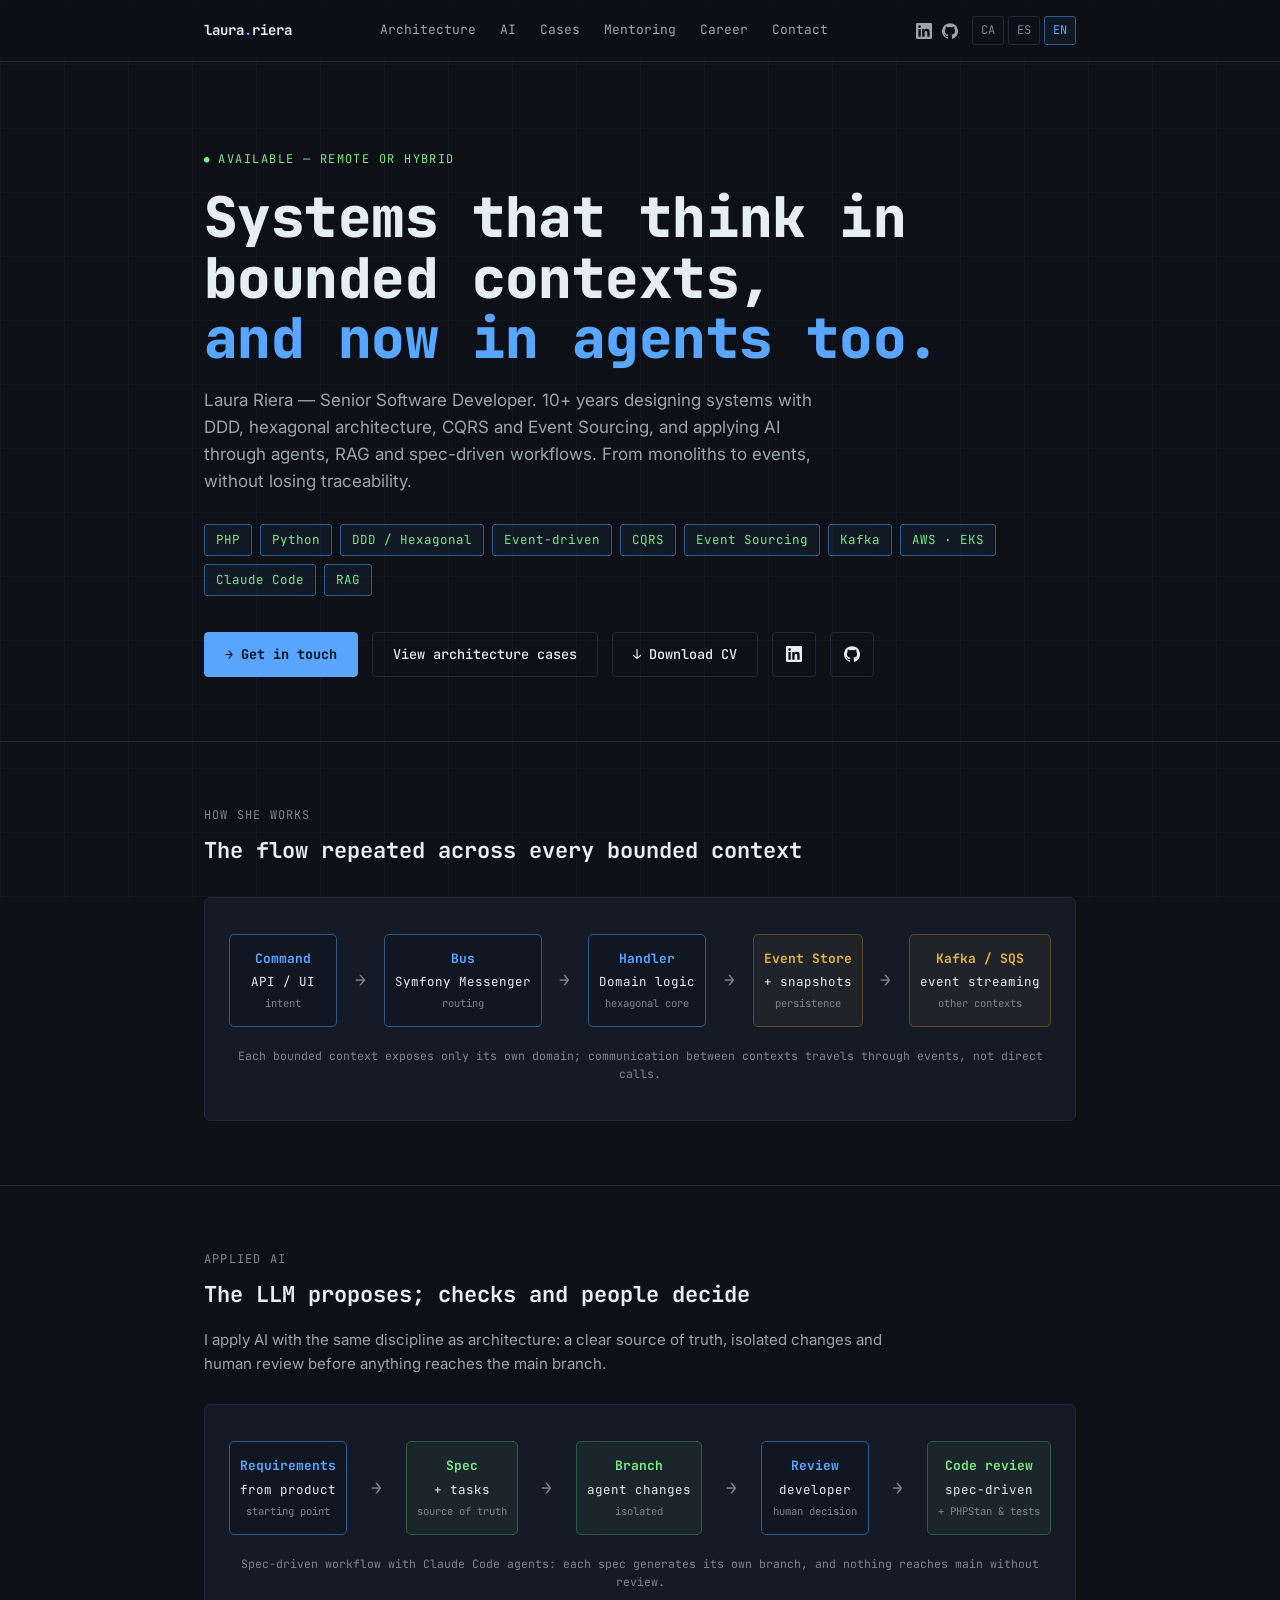
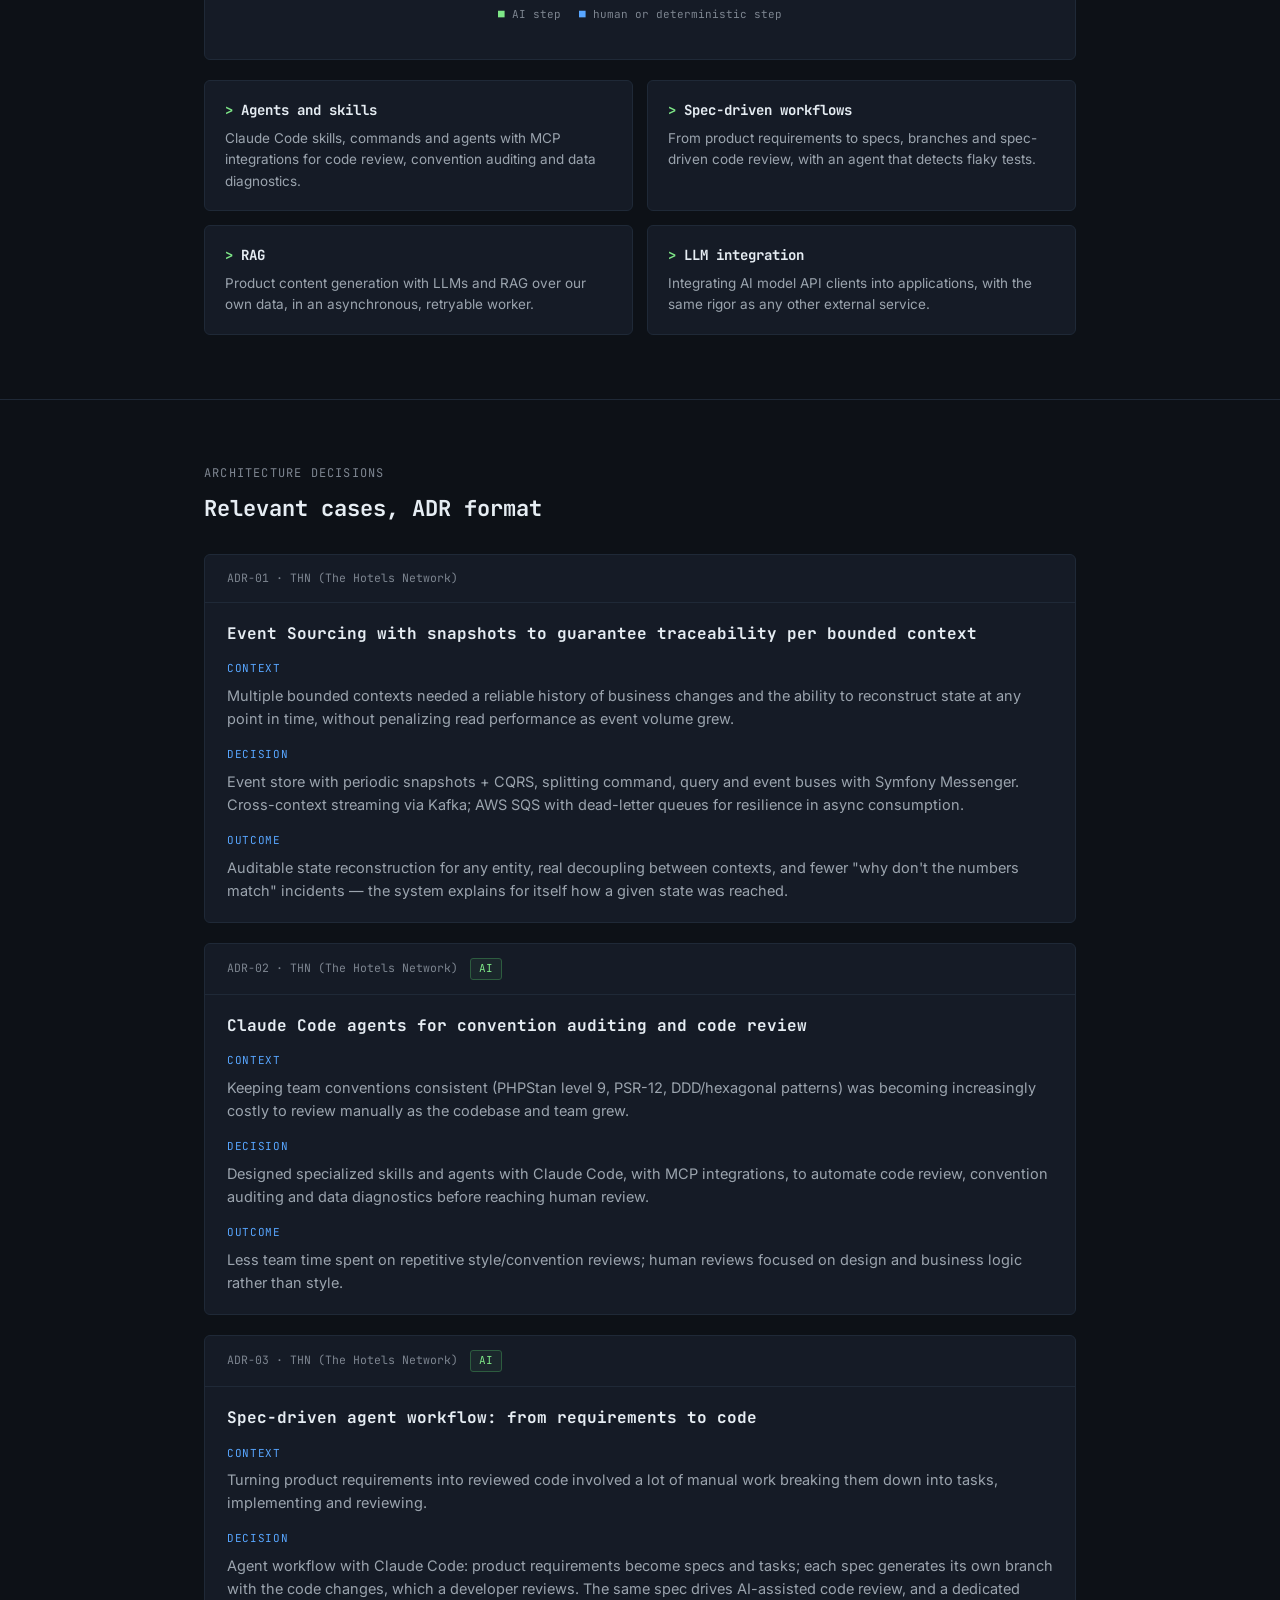
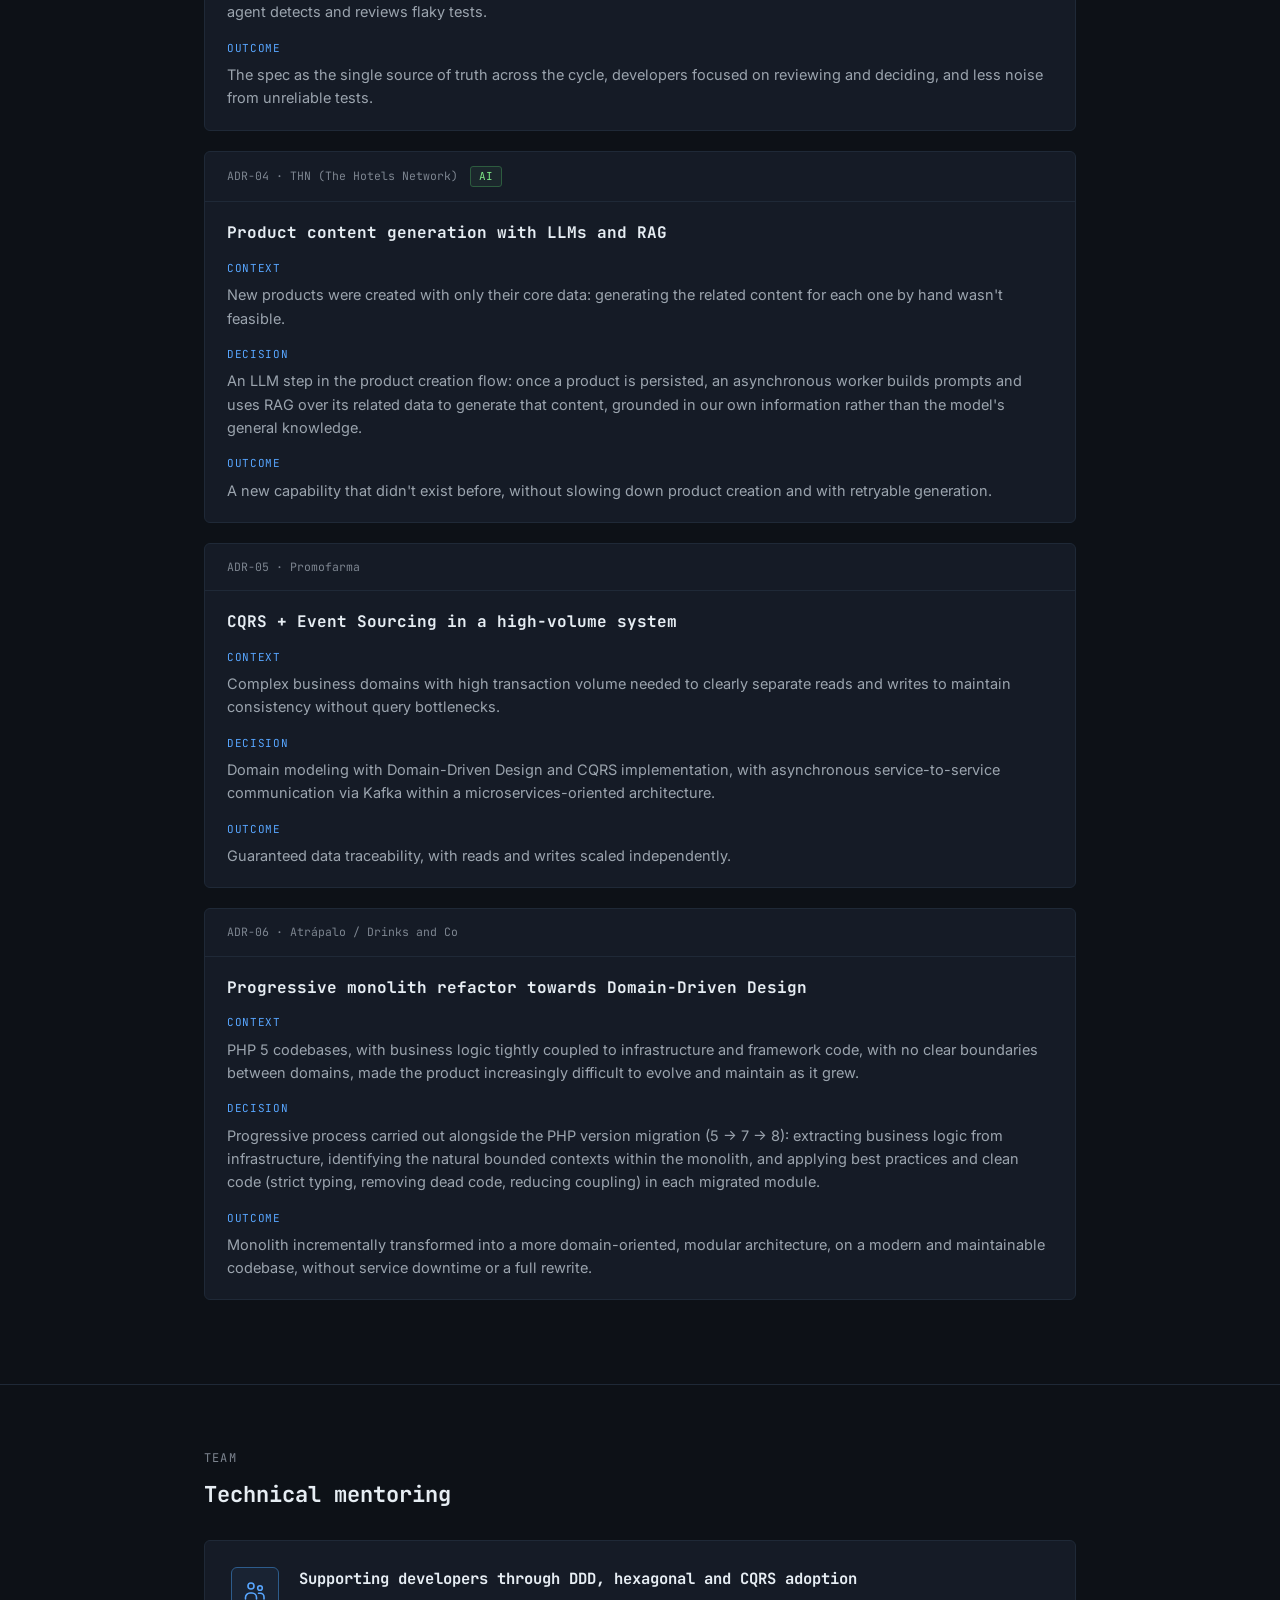
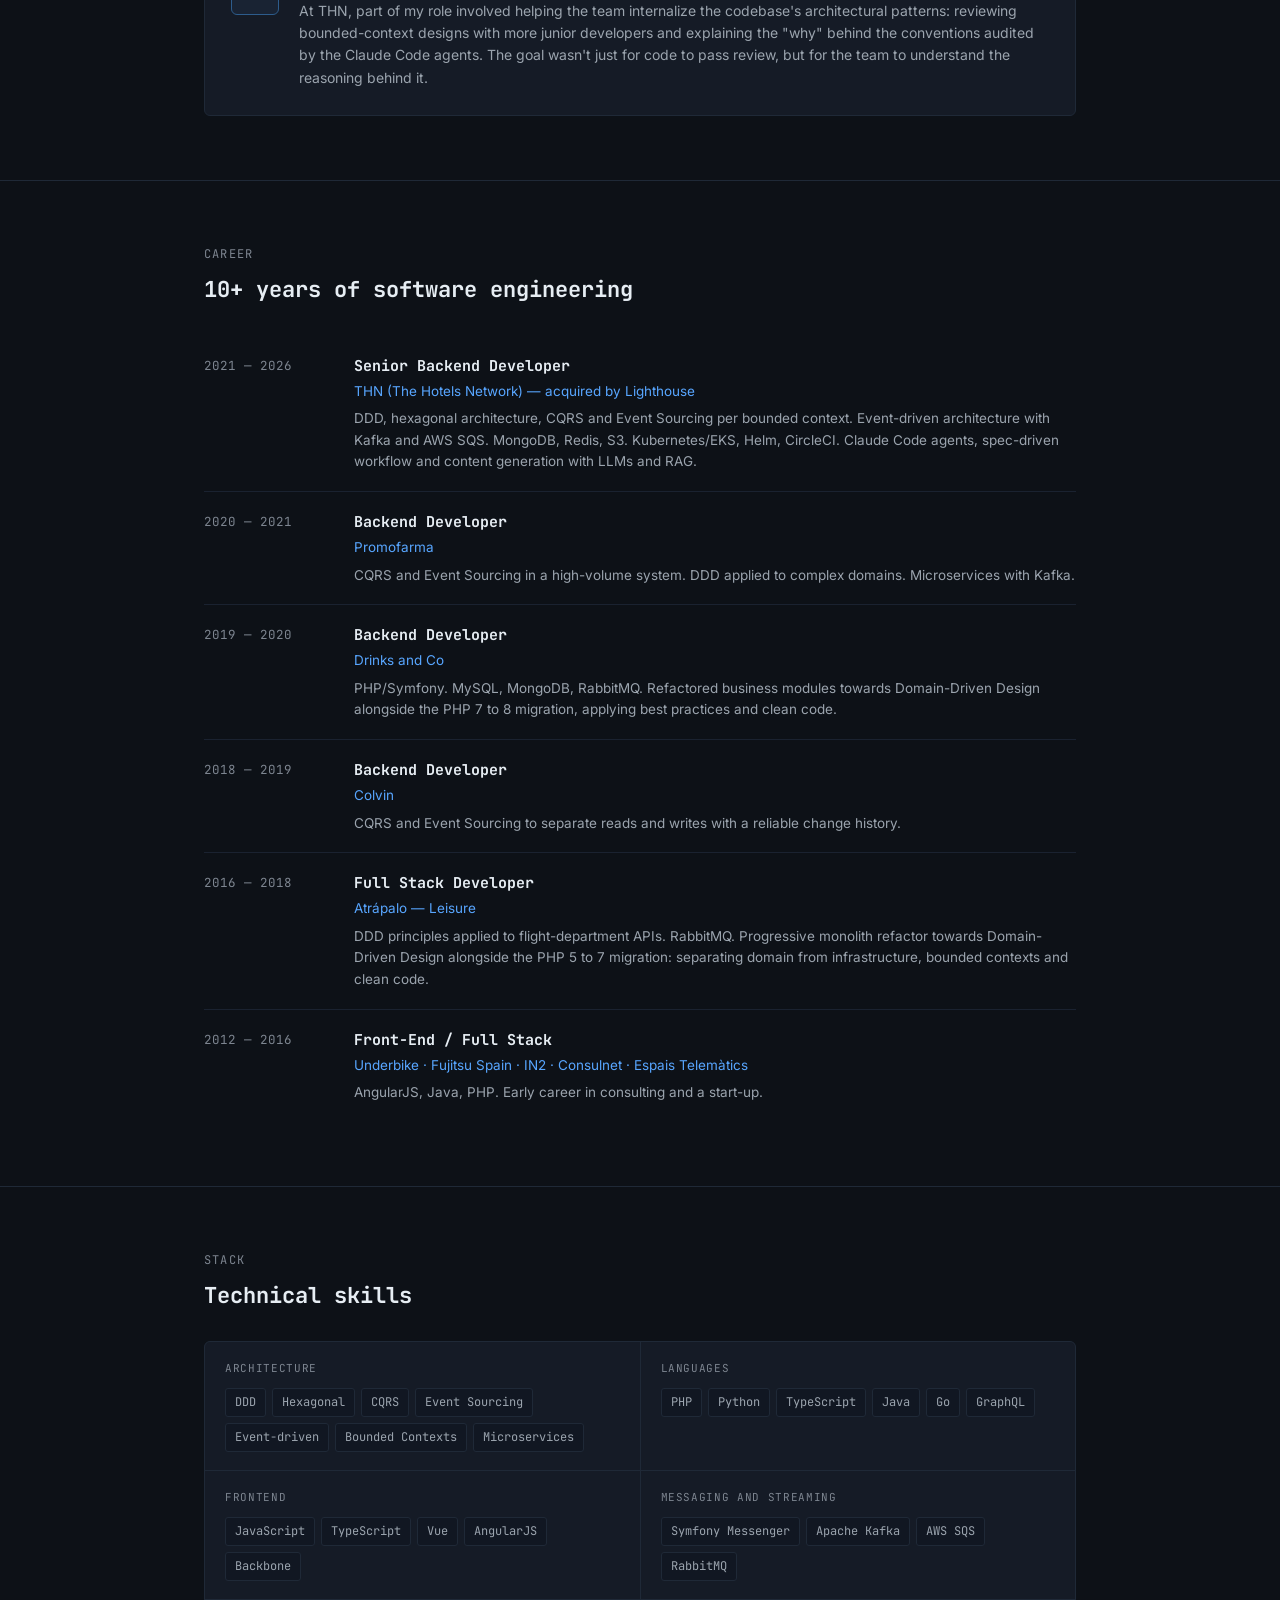
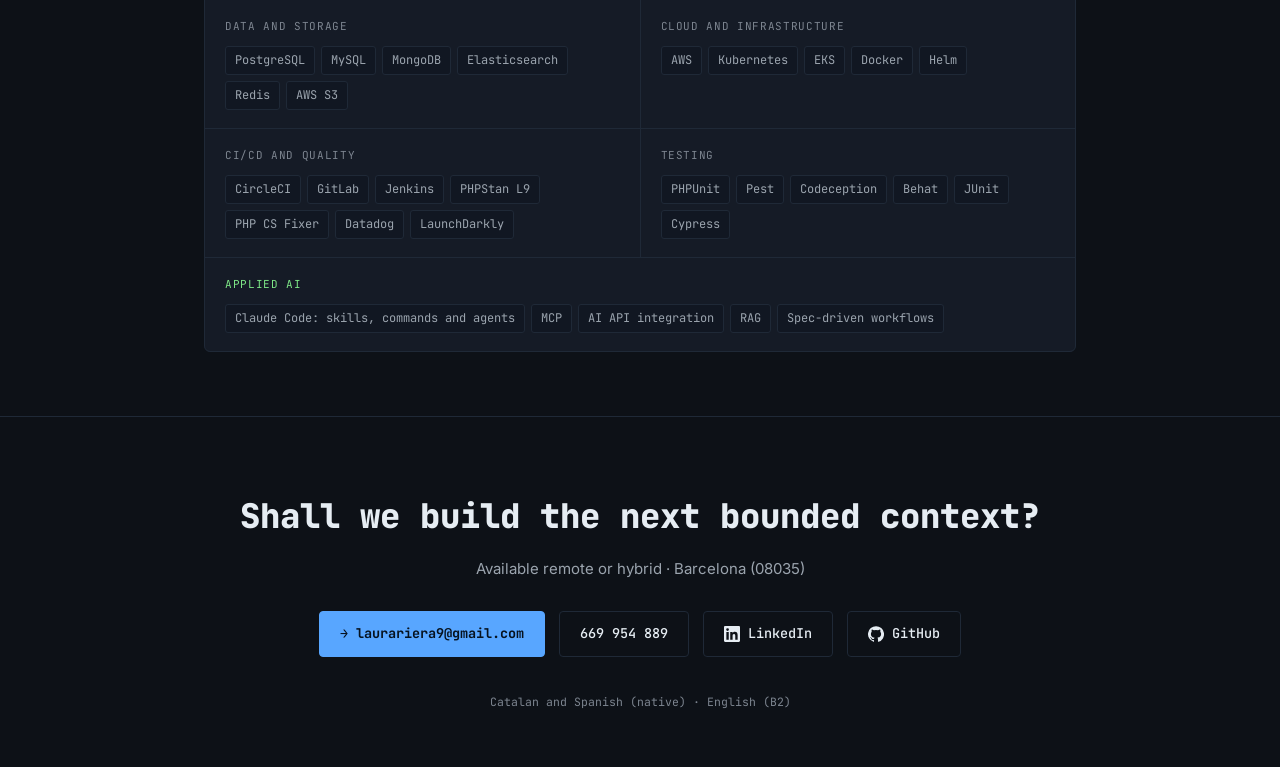
<file: en.html>
<!DOCTYPE html>
<html lang="en">
<head>
<meta charset="UTF-8">
<meta name="viewport" content="width=device-width, initial-scale=1.0">
<title>Laura Riera — Senior Software Developer</title>
<meta name="description" content="Laura Riera, Senior Software Developer in Barcelona. Backend architecture (DDD, event-driven, CQRS, Event Sourcing) and applied AI: agents, RAG and spec-driven workflows.">
<link rel="canonical" href="https://laurabcn.github.io/laura.riera/en.html">
<link rel="alternate" hreflang="ca" href="https://laurabcn.github.io/laura.riera/ca.html"><link rel="alternate" hreflang="es" href="https://laurabcn.github.io/laura.riera/es.html"><link rel="alternate" hreflang="en" href="https://laurabcn.github.io/laura.riera/en.html">
<meta property="og:type" content="website">
<meta property="og:title" content="Laura Riera — Senior Software Developer">
<meta property="og:description" content="Laura Riera, Senior Software Developer in Barcelona. Backend architecture (DDD, event-driven, CQRS, Event Sourcing) and applied AI: agents, RAG and spec-driven workflows.">
<meta property="og:url" content="https://laurabcn.github.io/laura.riera/en.html">
<meta property="og:locale" content="en_US">
<meta name="twitter:card" content="summary">
<link rel="icon" href="favicon.svg" type="image/svg+xml">
<link rel="preconnect" href="https://fonts.googleapis.com">
<link rel="preconnect" href="https://fonts.gstatic.com" crossorigin>
<link href="https://fonts.googleapis.com/css2?family=JetBrains+Mono:wght@400;500;700;800&family=Inter:wght@400;500;600;700&display=swap" rel="stylesheet">
<link rel="stylesheet" href="style.css">
</head>
<body>

<nav aria-label="Main navigation">
  <div class="wrap">
    <div class="nav-logo">laura<span>.</span>riera</div>
    <div class="nav-links"><a href="#architecture">Architecture</a><a href="#ai">AI</a><a href="#cases">Cases</a><a href="#mentoring">Mentoring</a><a href="#career">Career</a><a href="#contact">Contact</a></div>
    <div class="nav-right">
      <div class="nav-social">
        <a href="https://www.linkedin.com/in/laurarv/" target="_blank" rel="noopener" aria-label="LinkedIn"><svg class="icon" viewBox="0 0 24 24" aria-hidden="true"><path d="M20.45 20.45h-3.56v-5.57c0-1.33-.02-3.04-1.85-3.04-1.86 0-2.14 1.45-2.14 2.94v5.67H9.35V9h3.41v1.56h.05c.48-.9 1.64-1.85 3.37-1.85 3.6 0 4.27 2.37 4.27 5.46v6.28zM5.34 7.43a2.06 2.06 0 1 1 0-4.13 2.06 2.06 0 0 1 0 4.13zM7.12 20.45H3.56V9h3.56v11.45zM22.22 0H1.77C.79 0 0 .77 0 1.73v20.54C0 23.23.79 24 1.77 24h20.45c.98 0 1.78-.77 1.78-1.73V1.73C24 .77 23.2 0 22.22 0z"/></svg></a>
        <a href="https://github.com/laurabcn" target="_blank" rel="noopener" aria-label="GitHub"><svg class="icon" viewBox="0 0 24 24" aria-hidden="true"><path d="M12 .3a12 12 0 0 0-3.8 23.38c.6.12.83-.26.83-.57v-2c-3.34.73-4.04-1.6-4.04-1.6-.55-1.4-1.34-1.77-1.34-1.77-1.08-.74.09-.73.09-.73 1.2.09 1.83 1.24 1.83 1.24 1.07 1.83 2.8 1.3 3.49 1 .1-.78.42-1.3.76-1.6-2.67-.3-5.47-1.33-5.47-5.93 0-1.31.47-2.38 1.24-3.22-.14-.3-.54-1.52.1-3.18 0 0 1-.32 3.3 1.23a11.5 11.5 0 0 1 6 0c2.28-1.55 3.29-1.23 3.29-1.23.64 1.66.24 2.88.12 3.18.77.84 1.23 1.9 1.23 3.22 0 4.61-2.8 5.63-5.48 5.92.42.36.81 1.1.81 2.22v3.29c0 .31.22.69.83.57A12 12 0 0 0 12 .3"/></svg></a>
      </div>
      <div class="lang-switch"><a href="ca.html">CA</a><a href="es.html">ES</a><a href="en.html" class="active" aria-current="page">EN</a></div>
    </div>
  </div>
</nav>

<header class="hero">
  <div class="wrap">
    <div class="eyebrow">Available — Remote or hybrid</div>
    <h1>Systems that think in<br>bounded contexts,<br><span class="accent">and now in agents too.</span></h1>
    <p class="hero-sub">Laura Riera — Senior Software Developer. 10+ years designing systems with DDD, hexagonal architecture, CQRS and Event Sourcing, and applying AI through agents, RAG and spec-driven workflows. From monoliths to events, without losing traceability.</p>
    <div class="stack-row"><span class="tag">PHP</span><span class="tag">Python</span><span class="tag">DDD / Hexagonal</span><span class="tag">Event-driven</span><span class="tag">CQRS</span><span class="tag">Event Sourcing</span><span class="tag">Kafka</span><span class="tag">AWS · EKS</span><span class="tag">Claude Code</span><span class="tag">RAG</span></div>
    <div class="hero-actions">
      <a href="mailto:laurariera9@gmail.com" class="btn btn-primary">→ Get in touch</a>
      <a href="#cases" class="btn">View architecture cases</a>
      <a href="Laura_Riera_CV_EN.pdf" class="btn">↓ Download CV</a>
      <a href="https://www.linkedin.com/in/laurarv/" class="btn btn-icon" target="_blank" rel="noopener" aria-label="LinkedIn"><svg class="icon" viewBox="0 0 24 24" aria-hidden="true"><path d="M20.45 20.45h-3.56v-5.57c0-1.33-.02-3.04-1.85-3.04-1.86 0-2.14 1.45-2.14 2.94v5.67H9.35V9h3.41v1.56h.05c.48-.9 1.64-1.85 3.37-1.85 3.6 0 4.27 2.37 4.27 5.46v6.28zM5.34 7.43a2.06 2.06 0 1 1 0-4.13 2.06 2.06 0 0 1 0 4.13zM7.12 20.45H3.56V9h3.56v11.45zM22.22 0H1.77C.79 0 0 .77 0 1.73v20.54C0 23.23.79 24 1.77 24h20.45c.98 0 1.78-.77 1.78-1.73V1.73C24 .77 23.2 0 22.22 0z"/></svg></a>
      <a href="https://github.com/laurabcn" class="btn btn-icon" target="_blank" rel="noopener" aria-label="GitHub"><svg class="icon" viewBox="0 0 24 24" aria-hidden="true"><path d="M12 .3a12 12 0 0 0-3.8 23.38c.6.12.83-.26.83-.57v-2c-3.34.73-4.04-1.6-4.04-1.6-.55-1.4-1.34-1.77-1.34-1.77-1.08-.74.09-.73.09-.73 1.2.09 1.83 1.24 1.83 1.24 1.07 1.83 2.8 1.3 3.49 1 .1-.78.42-1.3.76-1.6-2.67-.3-5.47-1.33-5.47-5.93 0-1.31.47-2.38 1.24-3.22-.14-.3-.54-1.52.1-3.18 0 0 1-.32 3.3 1.23a11.5 11.5 0 0 1 6 0c2.28-1.55 3.29-1.23 3.29-1.23.64 1.66.24 2.88.12 3.18.77.84 1.23 1.9 1.23 3.22 0 4.61-2.8 5.63-5.48 5.92.42.36.81 1.1.81 2.22v3.29c0 .31.22.69.83.57A12 12 0 0 0 12 .3"/></svg></a>
    </div>
  </div>
</header>

<section id="architecture">
  <div class="wrap">
    <div class="section-label">How she works</div>
    <h2 class="section-title">The flow repeated across every bounded context</h2>
    <div class="diagram">
      <div class="flow">
        <div class="node "><strong>Command</strong>API / UI<small>intent</small></div>
        <div class="arrow">→</div>
        <div class="node "><strong>Bus</strong>Symfony Messenger<small>routing</small></div>
        <div class="arrow">→</div>
        <div class="node "><strong>Handler</strong>Domain logic<small>hexagonal core</small></div>
        <div class="arrow">→</div>
        <div class="node event"><strong>Event Store</strong>+ snapshots<small>persistence</small></div>
        <div class="arrow">→</div>
        <div class="node event"><strong>Kafka / SQS</strong>event streaming<small>other contexts</small></div>
      </div>
      <div class="diagram-caption">Each bounded context exposes only its own domain; communication between contexts travels through events, not direct calls.</div>
    </div>
  </div>
</section>

<section id="ai">
  <div class="wrap">
    <div class="section-label">Applied AI</div>
    <h2 class="section-title">The LLM proposes; checks and people decide</h2>
    <p class="section-intro">I apply AI with the same discipline as architecture: a clear source of truth, isolated changes and human review before anything reaches the main branch.</p>
    <div class="diagram">
      <div class="flow">
        <div class="node "><strong>Requirements</strong>from product<small>starting point</small></div>
        <div class="arrow">→</div>
        <div class="node ai"><strong>Spec</strong>+ tasks<small>source of truth</small></div>
        <div class="arrow">→</div>
        <div class="node ai"><strong>Branch</strong>agent changes<small>isolated</small></div>
        <div class="arrow">→</div>
        <div class="node "><strong>Review</strong>developer<small>human decision</small></div>
        <div class="arrow">→</div>
        <div class="node ai"><strong>Code review</strong>spec-driven<small>+ PHPStan &amp; tests</small></div>
      </div>
      <div class="diagram-caption">Spec-driven workflow with Claude Code agents: each spec generates its own branch, and nothing reaches main without review.</div>
      <div class="legend"><span class="l-ai">AI step</span><span class="l-human">human or deterministic step</span></div>
    </div>
    <div class="cap-grid"><div class="cap"><h3>Agents and skills</h3><p>Claude Code skills, commands and agents with MCP integrations for code review, convention auditing and data diagnostics.</p></div><div class="cap"><h3>Spec-driven workflows</h3><p>From product requirements to specs, branches and spec-driven code review, with an agent that detects flaky tests.</p></div><div class="cap"><h3>RAG</h3><p>Product content generation with LLMs and RAG over our own data, in an asynchronous, retryable worker.</p></div><div class="cap"><h3>LLM integration</h3><p>Integrating AI model API clients into applications, with the same rigor as any other external service.</p></div></div>
  </div>
</section>

<section id="cases">
  <div class="wrap">
    <div class="section-label">Architecture decisions</div>
    <h2 class="section-title">Relevant cases, ADR format</h2>
    
    <article class="adr">
      <div class="adr-head"><span class="adr-id">ADR-01 · THN (The Hotels Network)</span></div>
      <h3 class="adr-title">Event Sourcing with snapshots to guarantee traceability per bounded context</h3>
      <div class="adr-body">
        <div class="adr-field"><div class="adr-field-label">Context</div><p>Multiple bounded contexts needed a reliable history of business changes and the ability to reconstruct state at any point in time, without penalizing read performance as event volume grew.</p></div>
        <div class="adr-field"><div class="adr-field-label">Decision</div><p>Event store with periodic snapshots + CQRS, splitting command, query and event buses with Symfony Messenger. Cross-context streaming via Kafka; AWS SQS with dead-letter queues for resilience in async consumption.</p></div>
        <div class="adr-field"><div class="adr-field-label">Outcome</div><p>Auditable state reconstruction for any entity, real decoupling between contexts, and fewer &quot;why don&#x27;t the numbers match&quot; incidents — the system explains for itself how a given state was reached.</p></div>
      </div>
    </article>
    <article class="adr">
      <div class="adr-head"><span class="adr-id">ADR-02 · THN (The Hotels Network)</span><span class="adr-kind">AI</span></div>
      <h3 class="adr-title">Claude Code agents for convention auditing and code review</h3>
      <div class="adr-body">
        <div class="adr-field"><div class="adr-field-label">Context</div><p>Keeping team conventions consistent (PHPStan level 9, PSR-12, DDD/hexagonal patterns) was becoming increasingly costly to review manually as the codebase and team grew.</p></div>
        <div class="adr-field"><div class="adr-field-label">Decision</div><p>Designed specialized skills and agents with Claude Code, with MCP integrations, to automate code review, convention auditing and data diagnostics before reaching human review.</p></div>
        <div class="adr-field"><div class="adr-field-label">Outcome</div><p>Less team time spent on repetitive style/convention reviews; human reviews focused on design and business logic rather than style.</p></div>
      </div>
    </article>
    <article class="adr">
      <div class="adr-head"><span class="adr-id">ADR-03 · THN (The Hotels Network)</span><span class="adr-kind">AI</span></div>
      <h3 class="adr-title">Spec-driven agent workflow: from requirements to code</h3>
      <div class="adr-body">
        <div class="adr-field"><div class="adr-field-label">Context</div><p>Turning product requirements into reviewed code involved a lot of manual work breaking them down into tasks, implementing and reviewing.</p></div>
        <div class="adr-field"><div class="adr-field-label">Decision</div><p>Agent workflow with Claude Code: product requirements become specs and tasks; each spec generates its own branch with the code changes, which a developer reviews. The same spec drives AI-assisted code review, and a dedicated agent detects and reviews flaky tests.</p></div>
        <div class="adr-field"><div class="adr-field-label">Outcome</div><p>The spec as the single source of truth across the cycle, developers focused on reviewing and deciding, and less noise from unreliable tests.</p></div>
      </div>
    </article>
    <article class="adr">
      <div class="adr-head"><span class="adr-id">ADR-04 · THN (The Hotels Network)</span><span class="adr-kind">AI</span></div>
      <h3 class="adr-title">Product content generation with LLMs and RAG</h3>
      <div class="adr-body">
        <div class="adr-field"><div class="adr-field-label">Context</div><p>New products were created with only their core data: generating the related content for each one by hand wasn&#x27;t feasible.</p></div>
        <div class="adr-field"><div class="adr-field-label">Decision</div><p>An LLM step in the product creation flow: once a product is persisted, an asynchronous worker builds prompts and uses RAG over its related data to generate that content, grounded in our own information rather than the model&#x27;s general knowledge.</p></div>
        <div class="adr-field"><div class="adr-field-label">Outcome</div><p>A new capability that didn&#x27;t exist before, without slowing down product creation and with retryable generation.</p></div>
      </div>
    </article>
    <article class="adr">
      <div class="adr-head"><span class="adr-id">ADR-05 · Promofarma</span></div>
      <h3 class="adr-title">CQRS + Event Sourcing in a high-volume system</h3>
      <div class="adr-body">
        <div class="adr-field"><div class="adr-field-label">Context</div><p>Complex business domains with high transaction volume needed to clearly separate reads and writes to maintain consistency without query bottlenecks.</p></div>
        <div class="adr-field"><div class="adr-field-label">Decision</div><p>Domain modeling with Domain-Driven Design and CQRS implementation, with asynchronous service-to-service communication via Kafka within a microservices-oriented architecture.</p></div>
        <div class="adr-field"><div class="adr-field-label">Outcome</div><p>Guaranteed data traceability, with reads and writes scaled independently.</p></div>
      </div>
    </article>
    <article class="adr">
      <div class="adr-head"><span class="adr-id">ADR-06 · Atrápalo / Drinks and Co</span></div>
      <h3 class="adr-title">Progressive monolith refactor towards Domain-Driven Design</h3>
      <div class="adr-body">
        <div class="adr-field"><div class="adr-field-label">Context</div><p>PHP 5 codebases, with business logic tightly coupled to infrastructure and framework code, with no clear boundaries between domains, made the product increasingly difficult to evolve and maintain as it grew.</p></div>
        <div class="adr-field"><div class="adr-field-label">Decision</div><p>Progressive process carried out alongside the PHP version migration (5 → 7 → 8): extracting business logic from infrastructure, identifying the natural bounded contexts within the monolith, and applying best practices and clean code (strict typing, removing dead code, reducing coupling) in each migrated module.</p></div>
        <div class="adr-field"><div class="adr-field-label">Outcome</div><p>Monolith incrementally transformed into a more domain-oriented, modular architecture, on a modern and maintainable codebase, without service downtime or a full rewrite.</p></div>
      </div>
    </article>
  </div>
</section>

<section id="mentoring">
  <div class="wrap">
    <div class="section-label">Team</div>
    <h2 class="section-title">Technical mentoring</h2>
    <div class="mentor-box">
      <div class="mentor-icon"><svg viewBox="0 0 24 24" aria-hidden="true"><circle cx="8" cy="7" r="3"/><path d="M2.5 20v-1.5A4.5 4.5 0 0 1 7 14h2a4.5 4.5 0 0 1 4.5 4.5V20"/><circle cx="17" cy="9" r="2.3"/><path d="M15.5 14.2h1.8a3.7 3.7 0 0 1 3.7 3.7V20"/></svg></div>
      <div>
        <h3>Supporting developers through DDD, hexagonal and CQRS adoption</h3>
        <p>At THN, part of my role involved helping the team internalize the codebase&#x27;s architectural patterns: reviewing bounded-context designs with more junior developers and explaining the &quot;why&quot; behind the conventions audited by the Claude Code agents. The goal wasn&#x27;t just for code to pass review, but for the team to understand the reasoning behind it.</p>
      </div>
    </div>
  </div>
</section>

<section id="career">
  <div class="wrap">
    <div class="section-label">Career</div>
    <h2 class="section-title">10+ years of software engineering</h2>
    
    <div class="tl-item">
      <div class="tl-date">2021 — 2026</div>
      <div><div class="tl-role">Senior Backend Developer</div><div class="tl-company">THN (The Hotels Network) — acquired by Lighthouse</div><div class="tl-desc">DDD, hexagonal architecture, CQRS and Event Sourcing per bounded context. Event-driven architecture with Kafka and AWS SQS. MongoDB, Redis, S3. Kubernetes/EKS, Helm, CircleCI. Claude Code agents, spec-driven workflow and content generation with LLMs and RAG.</div></div>
    </div>
    <div class="tl-item">
      <div class="tl-date">2020 — 2021</div>
      <div><div class="tl-role">Backend Developer</div><div class="tl-company">Promofarma</div><div class="tl-desc">CQRS and Event Sourcing in a high-volume system. DDD applied to complex domains. Microservices with Kafka.</div></div>
    </div>
    <div class="tl-item">
      <div class="tl-date">2019 — 2020</div>
      <div><div class="tl-role">Backend Developer</div><div class="tl-company">Drinks and Co</div><div class="tl-desc">PHP/Symfony. MySQL, MongoDB, RabbitMQ. Refactored business modules towards Domain-Driven Design alongside the PHP 7 to 8 migration, applying best practices and clean code.</div></div>
    </div>
    <div class="tl-item">
      <div class="tl-date">2018 — 2019</div>
      <div><div class="tl-role">Backend Developer</div><div class="tl-company">Colvin</div><div class="tl-desc">CQRS and Event Sourcing to separate reads and writes with a reliable change history.</div></div>
    </div>
    <div class="tl-item">
      <div class="tl-date">2016 — 2018</div>
      <div><div class="tl-role">Full Stack Developer</div><div class="tl-company">Atrápalo — Leisure</div><div class="tl-desc">DDD principles applied to flight-department APIs. RabbitMQ. Progressive monolith refactor towards Domain-Driven Design alongside the PHP 5 to 7 migration: separating domain from infrastructure, bounded contexts and clean code.</div></div>
    </div>
    <div class="tl-item">
      <div class="tl-date">2012 — 2016</div>
      <div><div class="tl-role">Front-End / Full Stack</div><div class="tl-company">Underbike · Fujitsu Spain · IN2 · Consulnet · Espais Telemàtics</div><div class="tl-desc">AngularJS, Java, PHP. Early career in consulting and a start-up.</div></div>
    </div>
  </div>
</section>

<section>
  <div class="wrap">
    <div class="section-label">Stack</div>
    <h2 class="section-title">Technical skills</h2>
    <div class="skills-grid"><div class="skill-cat"><div class="skill-cat-label">Architecture</div><div class="skill-items"><span class="skill-chip">DDD</span><span class="skill-chip">Hexagonal</span><span class="skill-chip">CQRS</span><span class="skill-chip">Event Sourcing</span><span class="skill-chip">Event-driven</span><span class="skill-chip">Bounded Contexts</span><span class="skill-chip">Microservices</span></div></div><div class="skill-cat"><div class="skill-cat-label">Languages</div><div class="skill-items"><span class="skill-chip">PHP</span><span class="skill-chip">Python</span><span class="skill-chip">TypeScript</span><span class="skill-chip">Java</span><span class="skill-chip">Go</span><span class="skill-chip">GraphQL</span></div></div><div class="skill-cat"><div class="skill-cat-label">Frontend</div><div class="skill-items"><span class="skill-chip">JavaScript</span><span class="skill-chip">TypeScript</span><span class="skill-chip">Vue</span><span class="skill-chip">AngularJS</span><span class="skill-chip">Backbone</span></div></div><div class="skill-cat"><div class="skill-cat-label">Messaging and streaming</div><div class="skill-items"><span class="skill-chip">Symfony Messenger</span><span class="skill-chip">Apache Kafka</span><span class="skill-chip">AWS SQS</span><span class="skill-chip">RabbitMQ</span></div></div><div class="skill-cat"><div class="skill-cat-label">Data and storage</div><div class="skill-items"><span class="skill-chip">PostgreSQL</span><span class="skill-chip">MySQL</span><span class="skill-chip">MongoDB</span><span class="skill-chip">Elasticsearch</span><span class="skill-chip">Redis</span><span class="skill-chip">AWS S3</span></div></div><div class="skill-cat"><div class="skill-cat-label">Cloud and infrastructure</div><div class="skill-items"><span class="skill-chip">AWS</span><span class="skill-chip">Kubernetes</span><span class="skill-chip">EKS</span><span class="skill-chip">Docker</span><span class="skill-chip">Helm</span></div></div><div class="skill-cat"><div class="skill-cat-label">CI/CD and quality</div><div class="skill-items"><span class="skill-chip">CircleCI</span><span class="skill-chip">GitLab</span><span class="skill-chip">Jenkins</span><span class="skill-chip">PHPStan L9</span><span class="skill-chip">PHP CS Fixer</span><span class="skill-chip">Datadog</span><span class="skill-chip">LaunchDarkly</span></div></div><div class="skill-cat"><div class="skill-cat-label">Testing</div><div class="skill-items"><span class="skill-chip">PHPUnit</span><span class="skill-chip">Pest</span><span class="skill-chip">Codeception</span><span class="skill-chip">Behat</span><span class="skill-chip">JUnit</span><span class="skill-chip">Cypress</span></div></div><div class="skill-cat wide"><div class="skill-cat-label">Applied AI</div><div class="skill-items"><span class="skill-chip">Claude Code: skills, commands and agents</span><span class="skill-chip">MCP</span><span class="skill-chip">AI API integration</span><span class="skill-chip">RAG</span><span class="skill-chip">Spec-driven workflows</span></div></div></div>
  </div>
</section>

<footer id="contact">
  <div class="wrap">
    <h2>Shall we build the next bounded context?</h2>
    <p>Available remote or hybrid · Barcelona (08035)</p>
    <div class="contact-row">
      <a href="mailto:laurariera9@gmail.com" class="btn btn-primary">→ laurariera9@gmail.com</a>
      <a href="tel:+34669954889" class="btn">669 954 889</a>
      <a href="https://www.linkedin.com/in/laurarv/" class="btn" target="_blank" rel="noopener"><svg class="icon" viewBox="0 0 24 24" aria-hidden="true"><path d="M20.45 20.45h-3.56v-5.57c0-1.33-.02-3.04-1.85-3.04-1.86 0-2.14 1.45-2.14 2.94v5.67H9.35V9h3.41v1.56h.05c.48-.9 1.64-1.85 3.37-1.85 3.6 0 4.27 2.37 4.27 5.46v6.28zM5.34 7.43a2.06 2.06 0 1 1 0-4.13 2.06 2.06 0 0 1 0 4.13zM7.12 20.45H3.56V9h3.56v11.45zM22.22 0H1.77C.79 0 0 .77 0 1.73v20.54C0 23.23.79 24 1.77 24h20.45c.98 0 1.78-.77 1.78-1.73V1.73C24 .77 23.2 0 22.22 0z"/></svg> LinkedIn</a>
      <a href="https://github.com/laurabcn" class="btn" target="_blank" rel="noopener"><svg class="icon" viewBox="0 0 24 24" aria-hidden="true"><path d="M12 .3a12 12 0 0 0-3.8 23.38c.6.12.83-.26.83-.57v-2c-3.34.73-4.04-1.6-4.04-1.6-.55-1.4-1.34-1.77-1.34-1.77-1.08-.74.09-.73.09-.73 1.2.09 1.83 1.24 1.83 1.24 1.07 1.83 2.8 1.3 3.49 1 .1-.78.42-1.3.76-1.6-2.67-.3-5.47-1.33-5.47-5.93 0-1.31.47-2.38 1.24-3.22-.14-.3-.54-1.52.1-3.18 0 0 1-.32 3.3 1.23a11.5 11.5 0 0 1 6 0c2.28-1.55 3.29-1.23 3.29-1.23.64 1.66.24 2.88.12 3.18.77.84 1.23 1.9 1.23 3.22 0 4.61-2.8 5.63-5.48 5.92.42.36.81 1.1.81 2.22v3.29c0 .31.22.69.83.57A12 12 0 0 0 12 .3"/></svg> GitHub</a>
    </div>
    <div class="footer-meta">Catalan and Spanish (native) · English (B2)</div>
  </div>
</footer>

</body>
</html>
</file>
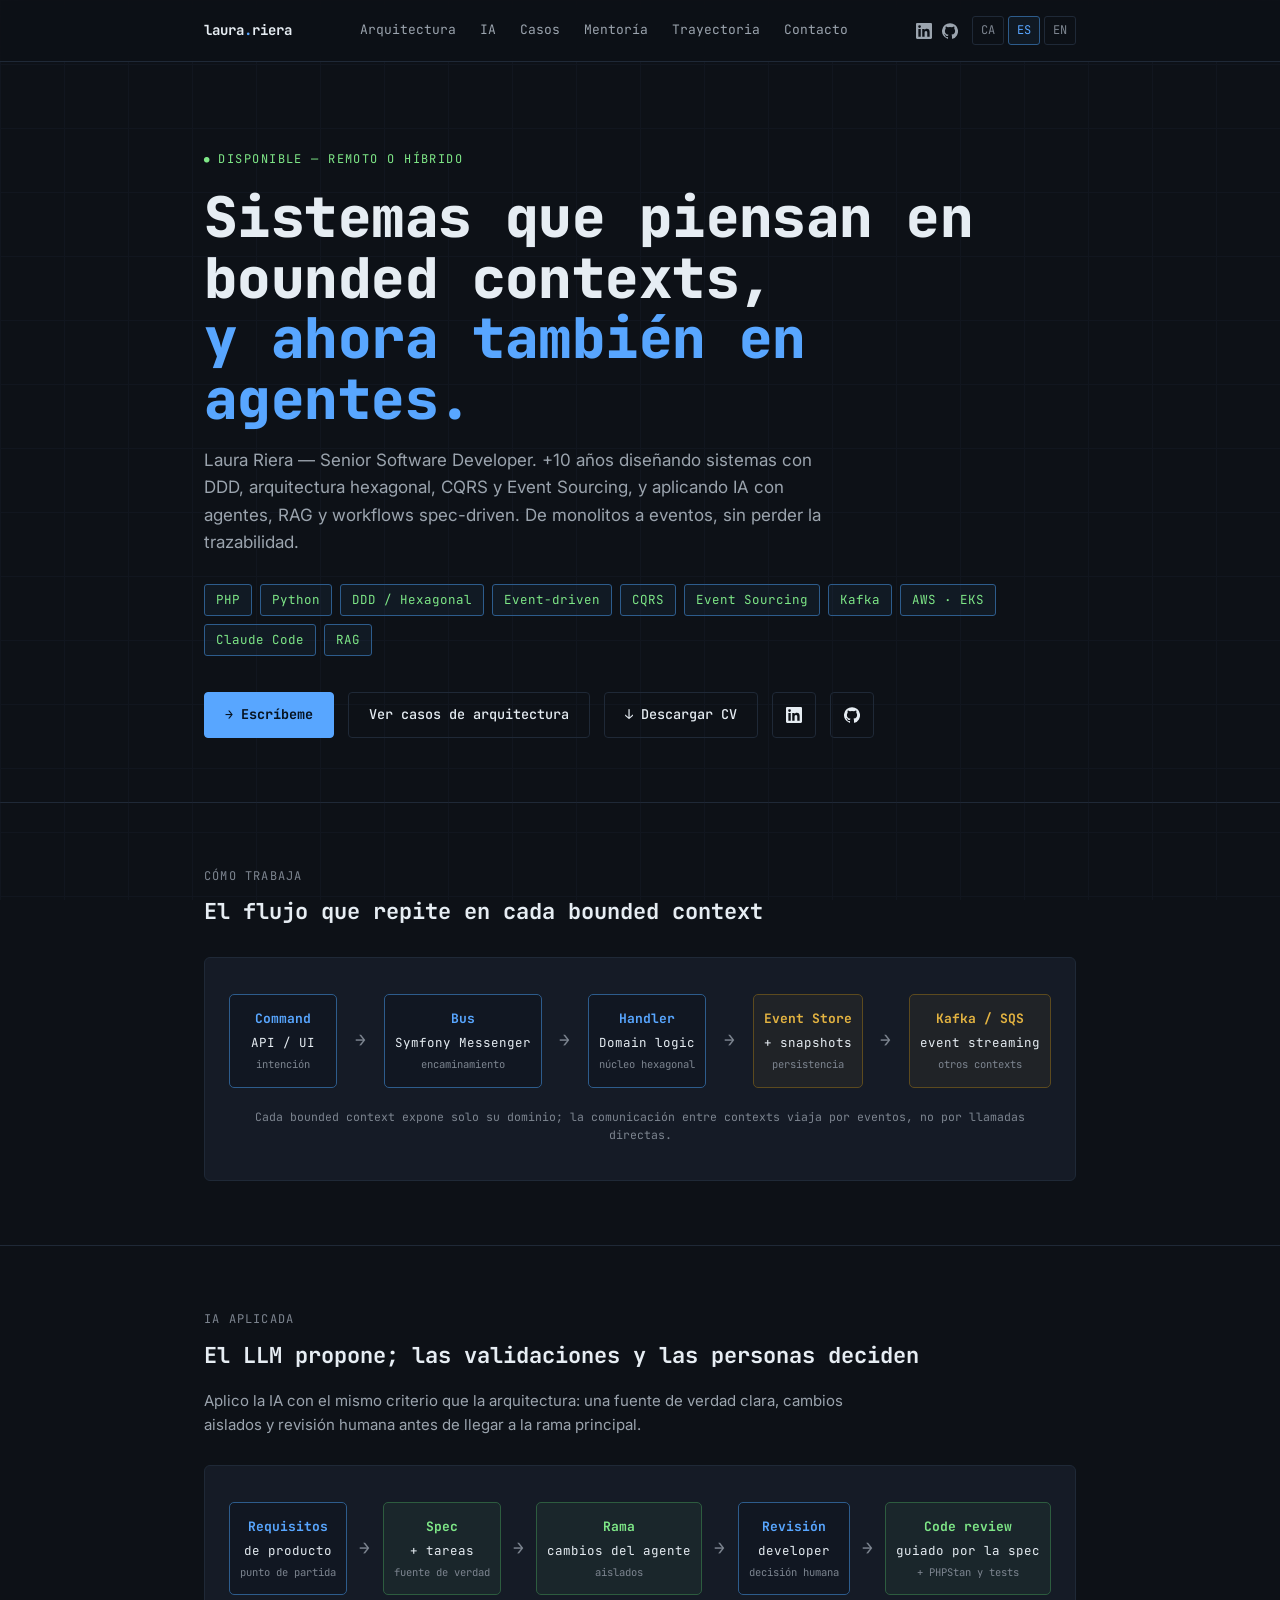
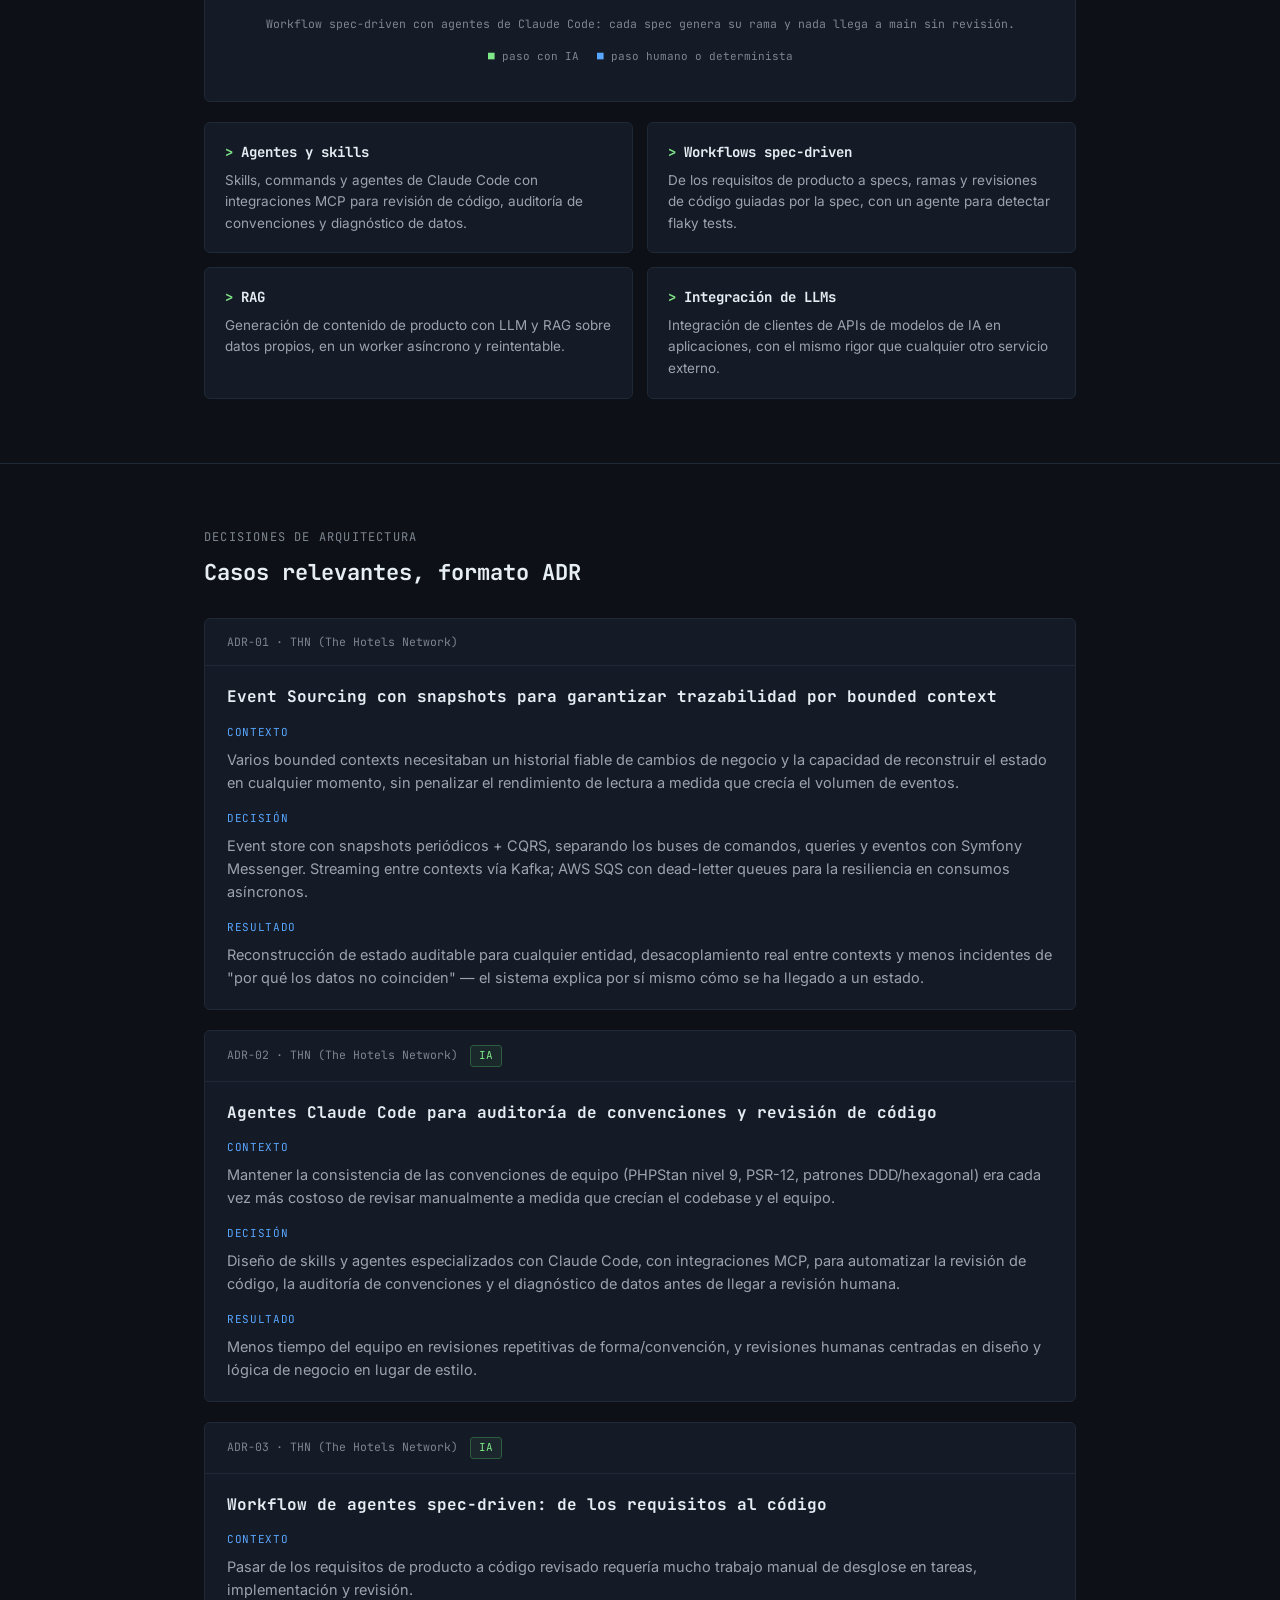
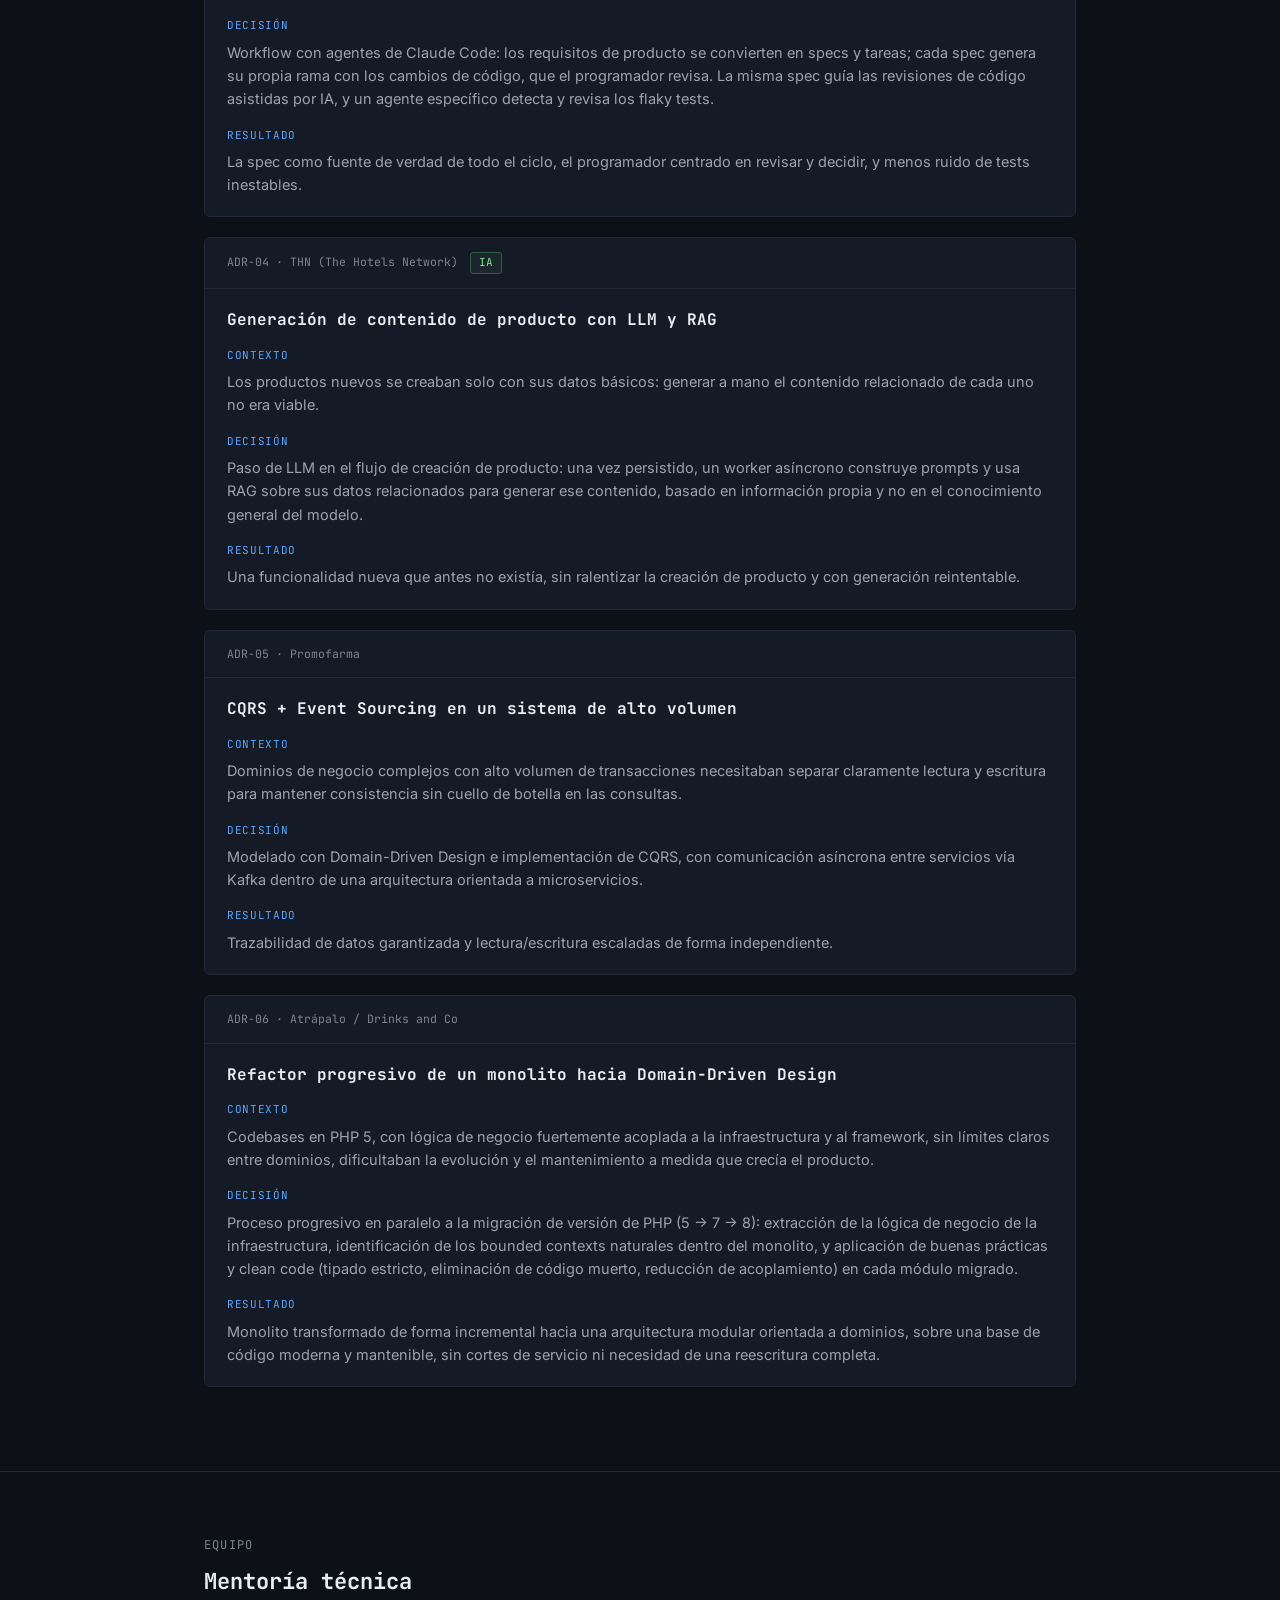
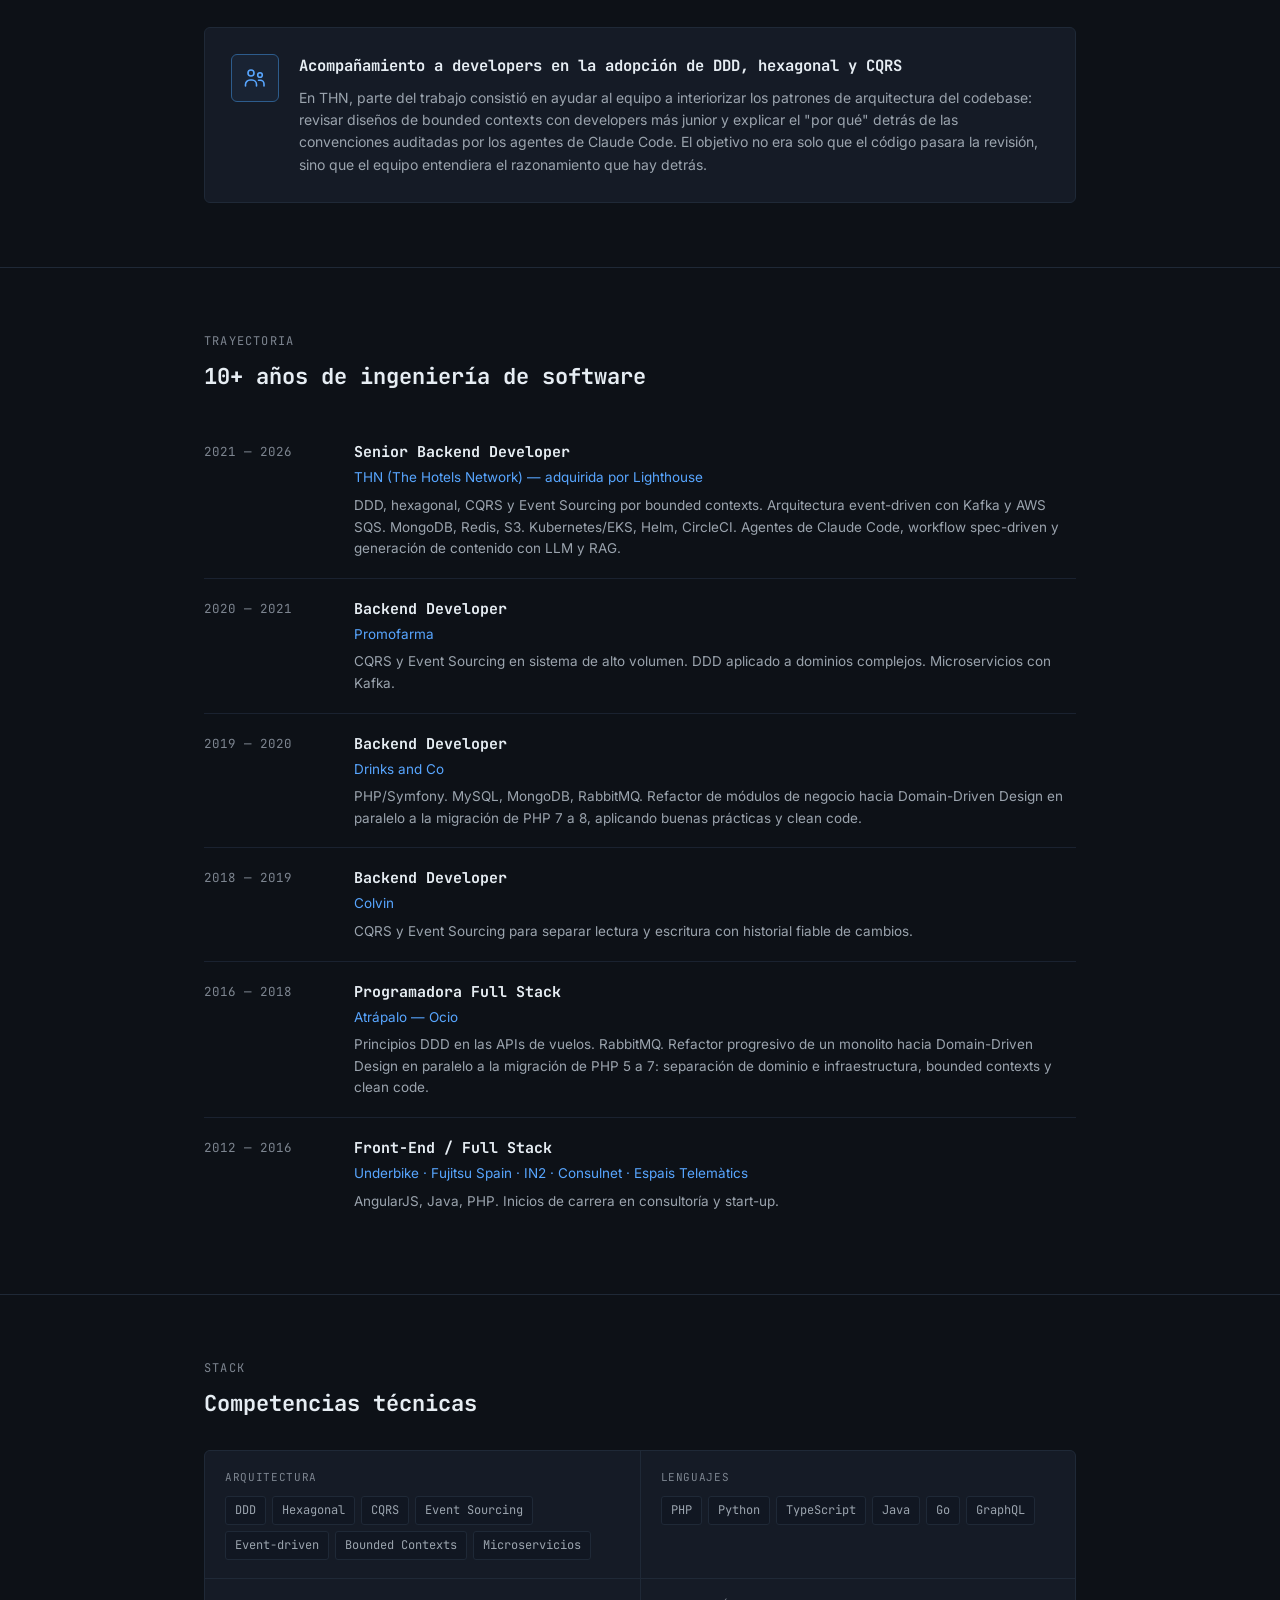
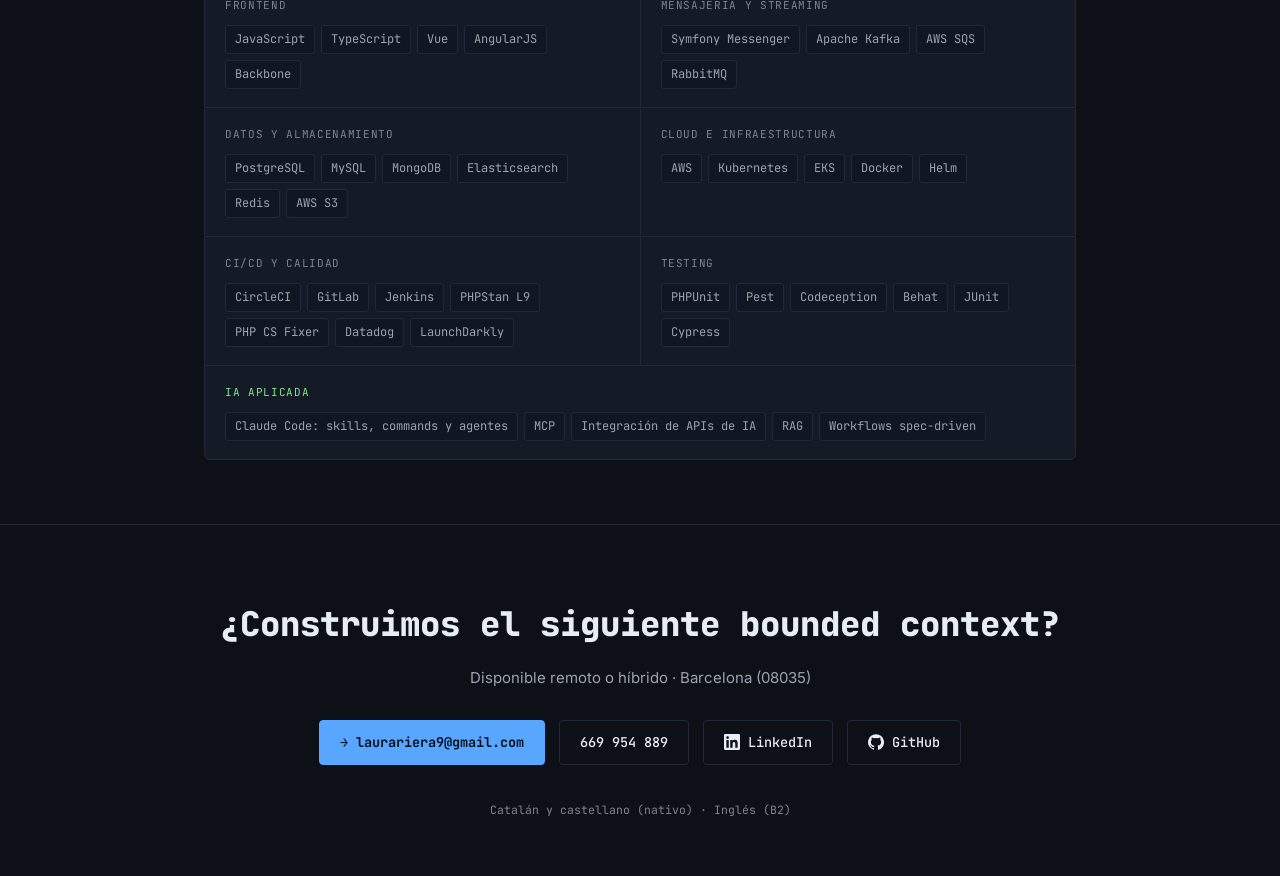
<file: es.html>
<!DOCTYPE html>
<html lang="es">
<head>
<meta charset="UTF-8">
<meta name="viewport" content="width=device-width, initial-scale=1.0">
<title>Laura Riera — Senior Software Developer</title>
<meta name="description" content="Laura Riera, Senior Software Developer en Barcelona. Arquitectura backend (DDD, event-driven, CQRS, Event Sourcing) e IA aplicada: agentes, RAG y workflows spec-driven.">
<link rel="canonical" href="https://laurabcn.github.io/laura.riera/es.html">
<link rel="alternate" hreflang="ca" href="https://laurabcn.github.io/laura.riera/ca.html"><link rel="alternate" hreflang="es" href="https://laurabcn.github.io/laura.riera/es.html"><link rel="alternate" hreflang="en" href="https://laurabcn.github.io/laura.riera/en.html">
<meta property="og:type" content="website">
<meta property="og:title" content="Laura Riera — Senior Software Developer">
<meta property="og:description" content="Laura Riera, Senior Software Developer en Barcelona. Arquitectura backend (DDD, event-driven, CQRS, Event Sourcing) e IA aplicada: agentes, RAG y workflows spec-driven.">
<meta property="og:url" content="https://laurabcn.github.io/laura.riera/es.html">
<meta property="og:locale" content="es_ES">
<meta name="twitter:card" content="summary">
<link rel="icon" href="favicon.svg" type="image/svg+xml">
<link rel="preconnect" href="https://fonts.googleapis.com">
<link rel="preconnect" href="https://fonts.gstatic.com" crossorigin>
<link href="https://fonts.googleapis.com/css2?family=JetBrains+Mono:wght@400;500;700;800&family=Inter:wght@400;500;600;700&display=swap" rel="stylesheet">
<link rel="stylesheet" href="style.css">
</head>
<body>

<nav aria-label="Navegación principal">
  <div class="wrap">
    <div class="nav-logo">laura<span>.</span>riera</div>
    <div class="nav-links"><a href="#arquitectura">Arquitectura</a><a href="#ia">IA</a><a href="#casos">Casos</a><a href="#mentoria">Mentoría</a><a href="#trayectoria">Trayectoria</a><a href="#contacto">Contacto</a></div>
    <div class="nav-right">
      <div class="nav-social">
        <a href="https://www.linkedin.com/in/laurarv/" target="_blank" rel="noopener" aria-label="LinkedIn"><svg class="icon" viewBox="0 0 24 24" aria-hidden="true"><path d="M20.45 20.45h-3.56v-5.57c0-1.33-.02-3.04-1.85-3.04-1.86 0-2.14 1.45-2.14 2.94v5.67H9.35V9h3.41v1.56h.05c.48-.9 1.64-1.85 3.37-1.85 3.6 0 4.27 2.37 4.27 5.46v6.28zM5.34 7.43a2.06 2.06 0 1 1 0-4.13 2.06 2.06 0 0 1 0 4.13zM7.12 20.45H3.56V9h3.56v11.45zM22.22 0H1.77C.79 0 0 .77 0 1.73v20.54C0 23.23.79 24 1.77 24h20.45c.98 0 1.78-.77 1.78-1.73V1.73C24 .77 23.2 0 22.22 0z"/></svg></a>
        <a href="https://github.com/laurabcn" target="_blank" rel="noopener" aria-label="GitHub"><svg class="icon" viewBox="0 0 24 24" aria-hidden="true"><path d="M12 .3a12 12 0 0 0-3.8 23.38c.6.12.83-.26.83-.57v-2c-3.34.73-4.04-1.6-4.04-1.6-.55-1.4-1.34-1.77-1.34-1.77-1.08-.74.09-.73.09-.73 1.2.09 1.83 1.24 1.83 1.24 1.07 1.83 2.8 1.3 3.49 1 .1-.78.42-1.3.76-1.6-2.67-.3-5.47-1.33-5.47-5.93 0-1.31.47-2.38 1.24-3.22-.14-.3-.54-1.52.1-3.18 0 0 1-.32 3.3 1.23a11.5 11.5 0 0 1 6 0c2.28-1.55 3.29-1.23 3.29-1.23.64 1.66.24 2.88.12 3.18.77.84 1.23 1.9 1.23 3.22 0 4.61-2.8 5.63-5.48 5.92.42.36.81 1.1.81 2.22v3.29c0 .31.22.69.83.57A12 12 0 0 0 12 .3"/></svg></a>
      </div>
      <div class="lang-switch"><a href="ca.html">CA</a><a href="es.html" class="active" aria-current="page">ES</a><a href="en.html">EN</a></div>
    </div>
  </div>
</nav>

<header class="hero">
  <div class="wrap">
    <div class="eyebrow">Disponible — Remoto o híbrido</div>
    <h1>Sistemas que piensan en<br>bounded contexts,<br><span class="accent">y ahora también en agentes.</span></h1>
    <p class="hero-sub">Laura Riera — Senior Software Developer. +10 años diseñando sistemas con DDD, arquitectura hexagonal, CQRS y Event Sourcing, y aplicando IA con agentes, RAG y workflows spec-driven. De monolitos a eventos, sin perder la trazabilidad.</p>
    <div class="stack-row"><span class="tag">PHP</span><span class="tag">Python</span><span class="tag">DDD / Hexagonal</span><span class="tag">Event-driven</span><span class="tag">CQRS</span><span class="tag">Event Sourcing</span><span class="tag">Kafka</span><span class="tag">AWS · EKS</span><span class="tag">Claude Code</span><span class="tag">RAG</span></div>
    <div class="hero-actions">
      <a href="mailto:laurariera9@gmail.com" class="btn btn-primary">→ Escríbeme</a>
      <a href="#casos" class="btn">Ver casos de arquitectura</a>
      <a href="Laura_Riera_CV_ES.pdf" class="btn">↓ Descargar CV</a>
      <a href="https://www.linkedin.com/in/laurarv/" class="btn btn-icon" target="_blank" rel="noopener" aria-label="LinkedIn"><svg class="icon" viewBox="0 0 24 24" aria-hidden="true"><path d="M20.45 20.45h-3.56v-5.57c0-1.33-.02-3.04-1.85-3.04-1.86 0-2.14 1.45-2.14 2.94v5.67H9.35V9h3.41v1.56h.05c.48-.9 1.64-1.85 3.37-1.85 3.6 0 4.27 2.37 4.27 5.46v6.28zM5.34 7.43a2.06 2.06 0 1 1 0-4.13 2.06 2.06 0 0 1 0 4.13zM7.12 20.45H3.56V9h3.56v11.45zM22.22 0H1.77C.79 0 0 .77 0 1.73v20.54C0 23.23.79 24 1.77 24h20.45c.98 0 1.78-.77 1.78-1.73V1.73C24 .77 23.2 0 22.22 0z"/></svg></a>
      <a href="https://github.com/laurabcn" class="btn btn-icon" target="_blank" rel="noopener" aria-label="GitHub"><svg class="icon" viewBox="0 0 24 24" aria-hidden="true"><path d="M12 .3a12 12 0 0 0-3.8 23.38c.6.12.83-.26.83-.57v-2c-3.34.73-4.04-1.6-4.04-1.6-.55-1.4-1.34-1.77-1.34-1.77-1.08-.74.09-.73.09-.73 1.2.09 1.83 1.24 1.83 1.24 1.07 1.83 2.8 1.3 3.49 1 .1-.78.42-1.3.76-1.6-2.67-.3-5.47-1.33-5.47-5.93 0-1.31.47-2.38 1.24-3.22-.14-.3-.54-1.52.1-3.18 0 0 1-.32 3.3 1.23a11.5 11.5 0 0 1 6 0c2.28-1.55 3.29-1.23 3.29-1.23.64 1.66.24 2.88.12 3.18.77.84 1.23 1.9 1.23 3.22 0 4.61-2.8 5.63-5.48 5.92.42.36.81 1.1.81 2.22v3.29c0 .31.22.69.83.57A12 12 0 0 0 12 .3"/></svg></a>
    </div>
  </div>
</header>

<section id="arquitectura">
  <div class="wrap">
    <div class="section-label">Cómo trabaja</div>
    <h2 class="section-title">El flujo que repite en cada bounded context</h2>
    <div class="diagram">
      <div class="flow">
        <div class="node "><strong>Command</strong>API / UI<small>intención</small></div>
        <div class="arrow">→</div>
        <div class="node "><strong>Bus</strong>Symfony Messenger<small>encaminamiento</small></div>
        <div class="arrow">→</div>
        <div class="node "><strong>Handler</strong>Domain logic<small>núcleo hexagonal</small></div>
        <div class="arrow">→</div>
        <div class="node event"><strong>Event Store</strong>+ snapshots<small>persistencia</small></div>
        <div class="arrow">→</div>
        <div class="node event"><strong>Kafka / SQS</strong>event streaming<small>otros contexts</small></div>
      </div>
      <div class="diagram-caption">Cada bounded context expone solo su dominio; la comunicación entre contexts viaja por eventos, no por llamadas directas.</div>
    </div>
  </div>
</section>

<section id="ia">
  <div class="wrap">
    <div class="section-label">IA aplicada</div>
    <h2 class="section-title">El LLM propone; las validaciones y las personas deciden</h2>
    <p class="section-intro">Aplico la IA con el mismo criterio que la arquitectura: una fuente de verdad clara, cambios aislados y revisión humana antes de llegar a la rama principal.</p>
    <div class="diagram">
      <div class="flow">
        <div class="node "><strong>Requisitos</strong>de producto<small>punto de partida</small></div>
        <div class="arrow">→</div>
        <div class="node ai"><strong>Spec</strong>+ tareas<small>fuente de verdad</small></div>
        <div class="arrow">→</div>
        <div class="node ai"><strong>Rama</strong>cambios del agente<small>aislados</small></div>
        <div class="arrow">→</div>
        <div class="node "><strong>Revisión</strong>developer<small>decisión humana</small></div>
        <div class="arrow">→</div>
        <div class="node ai"><strong>Code review</strong>guiado por la spec<small>+ PHPStan y tests</small></div>
      </div>
      <div class="diagram-caption">Workflow spec-driven con agentes de Claude Code: cada spec genera su rama y nada llega a main sin revisión.</div>
      <div class="legend"><span class="l-ai">paso con IA</span><span class="l-human">paso humano o determinista</span></div>
    </div>
    <div class="cap-grid"><div class="cap"><h3>Agentes y skills</h3><p>Skills, commands y agentes de Claude Code con integraciones MCP para revisión de código, auditoría de convenciones y diagnóstico de datos.</p></div><div class="cap"><h3>Workflows spec-driven</h3><p>De los requisitos de producto a specs, ramas y revisiones de código guiadas por la spec, con un agente para detectar flaky tests.</p></div><div class="cap"><h3>RAG</h3><p>Generación de contenido de producto con LLM y RAG sobre datos propios, en un worker asíncrono y reintentable.</p></div><div class="cap"><h3>Integración de LLMs</h3><p>Integración de clientes de APIs de modelos de IA en aplicaciones, con el mismo rigor que cualquier otro servicio externo.</p></div></div>
  </div>
</section>

<section id="casos">
  <div class="wrap">
    <div class="section-label">Decisiones de arquitectura</div>
    <h2 class="section-title">Casos relevantes, formato ADR</h2>
    
    <article class="adr">
      <div class="adr-head"><span class="adr-id">ADR-01 · THN (The Hotels Network)</span></div>
      <h3 class="adr-title">Event Sourcing con snapshots para garantizar trazabilidad por bounded context</h3>
      <div class="adr-body">
        <div class="adr-field"><div class="adr-field-label">Contexto</div><p>Varios bounded contexts necesitaban un historial fiable de cambios de negocio y la capacidad de reconstruir el estado en cualquier momento, sin penalizar el rendimiento de lectura a medida que crecía el volumen de eventos.</p></div>
        <div class="adr-field"><div class="adr-field-label">Decisión</div><p>Event store con snapshots periódicos + CQRS, separando los buses de comandos, queries y eventos con Symfony Messenger. Streaming entre contexts vía Kafka; AWS SQS con dead-letter queues para la resiliencia en consumos asíncronos.</p></div>
        <div class="adr-field"><div class="adr-field-label">Resultado</div><p>Reconstrucción de estado auditable para cualquier entidad, desacoplamiento real entre contexts y menos incidentes de &quot;por qué los datos no coinciden&quot; — el sistema explica por sí mismo cómo se ha llegado a un estado.</p></div>
      </div>
    </article>
    <article class="adr">
      <div class="adr-head"><span class="adr-id">ADR-02 · THN (The Hotels Network)</span><span class="adr-kind">IA</span></div>
      <h3 class="adr-title">Agentes Claude Code para auditoría de convenciones y revisión de código</h3>
      <div class="adr-body">
        <div class="adr-field"><div class="adr-field-label">Contexto</div><p>Mantener la consistencia de las convenciones de equipo (PHPStan nivel 9, PSR-12, patrones DDD/hexagonal) era cada vez más costoso de revisar manualmente a medida que crecían el codebase y el equipo.</p></div>
        <div class="adr-field"><div class="adr-field-label">Decisión</div><p>Diseño de skills y agentes especializados con Claude Code, con integraciones MCP, para automatizar la revisión de código, la auditoría de convenciones y el diagnóstico de datos antes de llegar a revisión humana.</p></div>
        <div class="adr-field"><div class="adr-field-label">Resultado</div><p>Menos tiempo del equipo en revisiones repetitivas de forma/convención, y revisiones humanas centradas en diseño y lógica de negocio en lugar de estilo.</p></div>
      </div>
    </article>
    <article class="adr">
      <div class="adr-head"><span class="adr-id">ADR-03 · THN (The Hotels Network)</span><span class="adr-kind">IA</span></div>
      <h3 class="adr-title">Workflow de agentes spec-driven: de los requisitos al código</h3>
      <div class="adr-body">
        <div class="adr-field"><div class="adr-field-label">Contexto</div><p>Pasar de los requisitos de producto a código revisado requería mucho trabajo manual de desglose en tareas, implementación y revisión.</p></div>
        <div class="adr-field"><div class="adr-field-label">Decisión</div><p>Workflow con agentes de Claude Code: los requisitos de producto se convierten en specs y tareas; cada spec genera su propia rama con los cambios de código, que el programador revisa. La misma spec guía las revisiones de código asistidas por IA, y un agente específico detecta y revisa los flaky tests.</p></div>
        <div class="adr-field"><div class="adr-field-label">Resultado</div><p>La spec como fuente de verdad de todo el ciclo, el programador centrado en revisar y decidir, y menos ruido de tests inestables.</p></div>
      </div>
    </article>
    <article class="adr">
      <div class="adr-head"><span class="adr-id">ADR-04 · THN (The Hotels Network)</span><span class="adr-kind">IA</span></div>
      <h3 class="adr-title">Generación de contenido de producto con LLM y RAG</h3>
      <div class="adr-body">
        <div class="adr-field"><div class="adr-field-label">Contexto</div><p>Los productos nuevos se creaban solo con sus datos básicos: generar a mano el contenido relacionado de cada uno no era viable.</p></div>
        <div class="adr-field"><div class="adr-field-label">Decisión</div><p>Paso de LLM en el flujo de creación de producto: una vez persistido, un worker asíncrono construye prompts y usa RAG sobre sus datos relacionados para generar ese contenido, basado en información propia y no en el conocimiento general del modelo.</p></div>
        <div class="adr-field"><div class="adr-field-label">Resultado</div><p>Una funcionalidad nueva que antes no existía, sin ralentizar la creación de producto y con generación reintentable.</p></div>
      </div>
    </article>
    <article class="adr">
      <div class="adr-head"><span class="adr-id">ADR-05 · Promofarma</span></div>
      <h3 class="adr-title">CQRS + Event Sourcing en un sistema de alto volumen</h3>
      <div class="adr-body">
        <div class="adr-field"><div class="adr-field-label">Contexto</div><p>Dominios de negocio complejos con alto volumen de transacciones necesitaban separar claramente lectura y escritura para mantener consistencia sin cuello de botella en las consultas.</p></div>
        <div class="adr-field"><div class="adr-field-label">Decisión</div><p>Modelado con Domain-Driven Design e implementación de CQRS, con comunicación asíncrona entre servicios vía Kafka dentro de una arquitectura orientada a microservicios.</p></div>
        <div class="adr-field"><div class="adr-field-label">Resultado</div><p>Trazabilidad de datos garantizada y lectura/escritura escaladas de forma independiente.</p></div>
      </div>
    </article>
    <article class="adr">
      <div class="adr-head"><span class="adr-id">ADR-06 · Atrápalo / Drinks and Co</span></div>
      <h3 class="adr-title">Refactor progresivo de un monolito hacia Domain-Driven Design</h3>
      <div class="adr-body">
        <div class="adr-field"><div class="adr-field-label">Contexto</div><p>Codebases en PHP 5, con lógica de negocio fuertemente acoplada a la infraestructura y al framework, sin límites claros entre dominios, dificultaban la evolución y el mantenimiento a medida que crecía el producto.</p></div>
        <div class="adr-field"><div class="adr-field-label">Decisión</div><p>Proceso progresivo en paralelo a la migración de versión de PHP (5 → 7 → 8): extracción de la lógica de negocio de la infraestructura, identificación de los bounded contexts naturales dentro del monolito, y aplicación de buenas prácticas y clean code (tipado estricto, eliminación de código muerto, reducción de acoplamiento) en cada módulo migrado.</p></div>
        <div class="adr-field"><div class="adr-field-label">Resultado</div><p>Monolito transformado de forma incremental hacia una arquitectura modular orientada a dominios, sobre una base de código moderna y mantenible, sin cortes de servicio ni necesidad de una reescritura completa.</p></div>
      </div>
    </article>
  </div>
</section>

<section id="mentoria">
  <div class="wrap">
    <div class="section-label">Equipo</div>
    <h2 class="section-title">Mentoría técnica</h2>
    <div class="mentor-box">
      <div class="mentor-icon"><svg viewBox="0 0 24 24" aria-hidden="true"><circle cx="8" cy="7" r="3"/><path d="M2.5 20v-1.5A4.5 4.5 0 0 1 7 14h2a4.5 4.5 0 0 1 4.5 4.5V20"/><circle cx="17" cy="9" r="2.3"/><path d="M15.5 14.2h1.8a3.7 3.7 0 0 1 3.7 3.7V20"/></svg></div>
      <div>
        <h3>Acompañamiento a developers en la adopción de DDD, hexagonal y CQRS</h3>
        <p>En THN, parte del trabajo consistió en ayudar al equipo a interiorizar los patrones de arquitectura del codebase: revisar diseños de bounded contexts con developers más junior y explicar el &quot;por qué&quot; detrás de las convenciones auditadas por los agentes de Claude Code. El objetivo no era solo que el código pasara la revisión, sino que el equipo entendiera el razonamiento que hay detrás.</p>
      </div>
    </div>
  </div>
</section>

<section id="trayectoria">
  <div class="wrap">
    <div class="section-label">Trayectoria</div>
    <h2 class="section-title">10+ años de ingeniería de software</h2>
    
    <div class="tl-item">
      <div class="tl-date">2021 — 2026</div>
      <div><div class="tl-role">Senior Backend Developer</div><div class="tl-company">THN (The Hotels Network) — adquirida por Lighthouse</div><div class="tl-desc">DDD, hexagonal, CQRS y Event Sourcing por bounded contexts. Arquitectura event-driven con Kafka y AWS SQS. MongoDB, Redis, S3. Kubernetes/EKS, Helm, CircleCI. Agentes de Claude Code, workflow spec-driven y generación de contenido con LLM y RAG.</div></div>
    </div>
    <div class="tl-item">
      <div class="tl-date">2020 — 2021</div>
      <div><div class="tl-role">Backend Developer</div><div class="tl-company">Promofarma</div><div class="tl-desc">CQRS y Event Sourcing en sistema de alto volumen. DDD aplicado a dominios complejos. Microservicios con Kafka.</div></div>
    </div>
    <div class="tl-item">
      <div class="tl-date">2019 — 2020</div>
      <div><div class="tl-role">Backend Developer</div><div class="tl-company">Drinks and Co</div><div class="tl-desc">PHP/Symfony. MySQL, MongoDB, RabbitMQ. Refactor de módulos de negocio hacia Domain-Driven Design en paralelo a la migración de PHP 7 a 8, aplicando buenas prácticas y clean code.</div></div>
    </div>
    <div class="tl-item">
      <div class="tl-date">2018 — 2019</div>
      <div><div class="tl-role">Backend Developer</div><div class="tl-company">Colvin</div><div class="tl-desc">CQRS y Event Sourcing para separar lectura y escritura con historial fiable de cambios.</div></div>
    </div>
    <div class="tl-item">
      <div class="tl-date">2016 — 2018</div>
      <div><div class="tl-role">Programadora Full Stack</div><div class="tl-company">Atrápalo — Ocio</div><div class="tl-desc">Principios DDD en las APIs de vuelos. RabbitMQ. Refactor progresivo de un monolito hacia Domain-Driven Design en paralelo a la migración de PHP 5 a 7: separación de dominio e infraestructura, bounded contexts y clean code.</div></div>
    </div>
    <div class="tl-item">
      <div class="tl-date">2012 — 2016</div>
      <div><div class="tl-role">Front-End / Full Stack</div><div class="tl-company">Underbike · Fujitsu Spain · IN2 · Consulnet · Espais Telemàtics</div><div class="tl-desc">AngularJS, Java, PHP. Inicios de carrera en consultoría y start-up.</div></div>
    </div>
  </div>
</section>

<section>
  <div class="wrap">
    <div class="section-label">Stack</div>
    <h2 class="section-title">Competencias técnicas</h2>
    <div class="skills-grid"><div class="skill-cat"><div class="skill-cat-label">Arquitectura</div><div class="skill-items"><span class="skill-chip">DDD</span><span class="skill-chip">Hexagonal</span><span class="skill-chip">CQRS</span><span class="skill-chip">Event Sourcing</span><span class="skill-chip">Event-driven</span><span class="skill-chip">Bounded Contexts</span><span class="skill-chip">Microservicios</span></div></div><div class="skill-cat"><div class="skill-cat-label">Lenguajes</div><div class="skill-items"><span class="skill-chip">PHP</span><span class="skill-chip">Python</span><span class="skill-chip">TypeScript</span><span class="skill-chip">Java</span><span class="skill-chip">Go</span><span class="skill-chip">GraphQL</span></div></div><div class="skill-cat"><div class="skill-cat-label">Frontend</div><div class="skill-items"><span class="skill-chip">JavaScript</span><span class="skill-chip">TypeScript</span><span class="skill-chip">Vue</span><span class="skill-chip">AngularJS</span><span class="skill-chip">Backbone</span></div></div><div class="skill-cat"><div class="skill-cat-label">Mensajería y streaming</div><div class="skill-items"><span class="skill-chip">Symfony Messenger</span><span class="skill-chip">Apache Kafka</span><span class="skill-chip">AWS SQS</span><span class="skill-chip">RabbitMQ</span></div></div><div class="skill-cat"><div class="skill-cat-label">Datos y almacenamiento</div><div class="skill-items"><span class="skill-chip">PostgreSQL</span><span class="skill-chip">MySQL</span><span class="skill-chip">MongoDB</span><span class="skill-chip">Elasticsearch</span><span class="skill-chip">Redis</span><span class="skill-chip">AWS S3</span></div></div><div class="skill-cat"><div class="skill-cat-label">Cloud e infraestructura</div><div class="skill-items"><span class="skill-chip">AWS</span><span class="skill-chip">Kubernetes</span><span class="skill-chip">EKS</span><span class="skill-chip">Docker</span><span class="skill-chip">Helm</span></div></div><div class="skill-cat"><div class="skill-cat-label">CI/CD y calidad</div><div class="skill-items"><span class="skill-chip">CircleCI</span><span class="skill-chip">GitLab</span><span class="skill-chip">Jenkins</span><span class="skill-chip">PHPStan L9</span><span class="skill-chip">PHP CS Fixer</span><span class="skill-chip">Datadog</span><span class="skill-chip">LaunchDarkly</span></div></div><div class="skill-cat"><div class="skill-cat-label">Testing</div><div class="skill-items"><span class="skill-chip">PHPUnit</span><span class="skill-chip">Pest</span><span class="skill-chip">Codeception</span><span class="skill-chip">Behat</span><span class="skill-chip">JUnit</span><span class="skill-chip">Cypress</span></div></div><div class="skill-cat wide"><div class="skill-cat-label">IA aplicada</div><div class="skill-items"><span class="skill-chip">Claude Code: skills, commands y agentes</span><span class="skill-chip">MCP</span><span class="skill-chip">Integración de APIs de IA</span><span class="skill-chip">RAG</span><span class="skill-chip">Workflows spec-driven</span></div></div></div>
  </div>
</section>

<footer id="contacto">
  <div class="wrap">
    <h2>¿Construimos el siguiente bounded context?</h2>
    <p>Disponible remoto o híbrido · Barcelona (08035)</p>
    <div class="contact-row">
      <a href="mailto:laurariera9@gmail.com" class="btn btn-primary">→ laurariera9@gmail.com</a>
      <a href="tel:+34669954889" class="btn">669 954 889</a>
      <a href="https://www.linkedin.com/in/laurarv/" class="btn" target="_blank" rel="noopener"><svg class="icon" viewBox="0 0 24 24" aria-hidden="true"><path d="M20.45 20.45h-3.56v-5.57c0-1.33-.02-3.04-1.85-3.04-1.86 0-2.14 1.45-2.14 2.94v5.67H9.35V9h3.41v1.56h.05c.48-.9 1.64-1.85 3.37-1.85 3.6 0 4.27 2.37 4.27 5.46v6.28zM5.34 7.43a2.06 2.06 0 1 1 0-4.13 2.06 2.06 0 0 1 0 4.13zM7.12 20.45H3.56V9h3.56v11.45zM22.22 0H1.77C.79 0 0 .77 0 1.73v20.54C0 23.23.79 24 1.77 24h20.45c.98 0 1.78-.77 1.78-1.73V1.73C24 .77 23.2 0 22.22 0z"/></svg> LinkedIn</a>
      <a href="https://github.com/laurabcn" class="btn" target="_blank" rel="noopener"><svg class="icon" viewBox="0 0 24 24" aria-hidden="true"><path d="M12 .3a12 12 0 0 0-3.8 23.38c.6.12.83-.26.83-.57v-2c-3.34.73-4.04-1.6-4.04-1.6-.55-1.4-1.34-1.77-1.34-1.77-1.08-.74.09-.73.09-.73 1.2.09 1.83 1.24 1.83 1.24 1.07 1.83 2.8 1.3 3.49 1 .1-.78.42-1.3.76-1.6-2.67-.3-5.47-1.33-5.47-5.93 0-1.31.47-2.38 1.24-3.22-.14-.3-.54-1.52.1-3.18 0 0 1-.32 3.3 1.23a11.5 11.5 0 0 1 6 0c2.28-1.55 3.29-1.23 3.29-1.23.64 1.66.24 2.88.12 3.18.77.84 1.23 1.9 1.23 3.22 0 4.61-2.8 5.63-5.48 5.92.42.36.81 1.1.81 2.22v3.29c0 .31.22.69.83.57A12 12 0 0 0 12 .3"/></svg> GitHub</a>
    </div>
    <div class="footer-meta">Catalán y castellano (nativo) · Inglés (B2)</div>
  </div>
</footer>

</body>
</html>
</file>
<file: style.css>
:root{
  --bg:#0D1117;
  --bg-raised:#111722;
  --bg-card:#151B26;
  --line:#1F2937;
  --line-soft:#1A2230;
  --text:#E6EDF3;
  --text-dim:#9BA4AE;
  --text-faint:#7D8590;
  --accent:#58A6FF;
  --accent-dim:#2D5C8C;
  --ok:#7EE787;
  --ok-dim:#2D5C3F;
  --amber:#E3B341;
  --mono:'JetBrains Mono', ui-monospace, SFMono-Regular, Menlo, monospace;
  --sans:'Inter', system-ui, -apple-system, 'Segoe UI', sans-serif;
}

*{box-sizing:border-box; margin:0; padding:0;}
html{scroll-behavior:smooth; scroll-padding-top:72px;}

body{
  background:var(--bg);
  color:var(--text);
  font-family:var(--sans);
  line-height:1.6;
  -webkit-font-smoothing:antialiased;
}

body::before{
  content:"";
  position:fixed; inset:0;
  background-image:
    linear-gradient(var(--line-soft) 1px, transparent 1px),
    linear-gradient(90deg, var(--line-soft) 1px, transparent 1px);
  background-size:64px 64px;
  opacity:0.35;
  pointer-events:none;
  z-index:0;
}

.wrap{max-width:920px; margin:0 auto; padding:0 24px; position:relative; z-index:1;}

a{color:var(--accent); text-decoration:none;}
a:hover{text-decoration:underline;}
a:focus-visible, button:focus-visible{outline:2px solid var(--accent); outline-offset:3px;}

.icon{width:16px; height:16px; fill:currentColor; flex-shrink:0;}

/* ---------- NAV ---------- */
nav{
  position:sticky; top:0; z-index:50;
  background:rgba(13,17,23,0.85);
  backdrop-filter:blur(10px);
  -webkit-backdrop-filter:blur(10px);
  border-bottom:1px solid var(--line);
}
nav .wrap{display:flex; align-items:center; justify-content:space-between; gap:16px; padding:16px 24px;}
.nav-logo{font-family:var(--mono); font-weight:700; font-size:14px; color:var(--text);}
.nav-logo span{color:var(--accent);}
.nav-links{display:flex; gap:24px; font-family:var(--mono); font-size:13px;}
.nav-links a{color:var(--text-dim);}
.nav-links a:hover{color:var(--accent); text-decoration:none;}
.nav-right{display:flex; align-items:center; gap:14px;}
.nav-social{display:flex; gap:10px;}
.nav-social a{color:var(--text-dim); display:flex;}
.nav-social a:hover{color:var(--accent);}
@media (max-width:760px){ .nav-links{display:none;} }

.lang-switch{display:flex; gap:4px; font-family:var(--mono); font-size:12px;}
.lang-switch a{color:var(--text-faint); padding:4px 8px; border:1px solid var(--line); border-radius:3px;}
.lang-switch a.active{color:var(--accent); border-color:var(--accent-dim); background:rgba(88,166,255,0.06);}
.lang-switch a:hover{color:var(--accent); text-decoration:none;}

/* ---------- HERO ---------- */
header.hero{padding:88px 0 64px; border-bottom:1px solid var(--line);}
.eyebrow{
  font-family:var(--mono); font-size:12px; letter-spacing:0.12em; text-transform:uppercase;
  color:var(--ok); margin-bottom:18px; display:flex; align-items:center; gap:8px;
}
.eyebrow::before{content:"●"; font-size:9px; color:var(--ok);}

h1{
  font-family:var(--mono); font-weight:800; font-size:clamp(32px,5.5vw,56px);
  line-height:1.08; letter-spacing:-0.01em; color:var(--text); margin-bottom:18px;
}
h1 .accent{color:var(--accent);}

.hero-sub{font-size:17px; color:var(--text-dim); max-width:640px; margin-bottom:28px;}

.stack-row{display:flex; flex-wrap:wrap; gap:8px; margin-bottom:36px;}
.tag{
  font-family:var(--mono); font-size:12.5px; color:var(--ok);
  border:1px solid var(--accent-dim); background:rgba(88,166,255,0.06);
  padding:5px 11px; border-radius:3px;
}

.hero-actions{display:flex; gap:14px; flex-wrap:wrap;}
.btn{
  font-family:var(--mono); font-size:13.5px; font-weight:500;
  padding:11px 20px; border-radius:4px; border:1px solid var(--line);
  color:var(--text); display:inline-flex; align-items:center; gap:8px;
}
.btn-primary{background:var(--accent); border-color:var(--accent); color:#06121F; font-weight:700;}
.btn-primary:hover{background:#7CB8FF; text-decoration:none;}
.btn:not(.btn-primary):hover{border-color:var(--accent); color:var(--accent); text-decoration:none;}
.btn-icon{padding:11px 13px;}

/* ---------- SECTIONS ---------- */
section{padding:64px 0; border-bottom:1px solid var(--line);}
.section-label{
  font-family:var(--mono); font-size:12px; color:var(--text-faint);
  text-transform:uppercase; letter-spacing:0.1em; margin-bottom:8px;
}
.section-title{font-family:var(--mono); font-weight:700; font-size:22px; margin-bottom:28px; color:var(--text);}
.section-intro{font-size:15px; color:var(--text-dim); max-width:680px; margin:-12px 0 28px;}

/* ---------- DIAGRAMS ---------- */
.diagram{
  background:var(--bg-card); border:1px solid var(--line); border-radius:6px;
  padding:36px 24px; overflow-x:auto;
}
.flow{display:flex; align-items:center; min-width:680px; justify-content:space-between;}
.node{
  font-family:var(--mono); font-size:12.5px; text-align:center;
  border:1px solid var(--accent-dim); border-radius:5px;
  padding:14px 10px; min-width:108px; background:var(--bg-raised);
  color:var(--text); position:relative;
}
.node strong{display:block; color:var(--accent); font-size:13px; margin-bottom:3px;}
.node small{display:block; color:var(--text-faint); font-size:10.5px; margin-top:3px;}
.node.event{border-color:#5C4A1E; background:rgba(227,179,65,0.05);}
.node.event strong{color:var(--amber);}
.node.ai{border-color:var(--ok-dim); background:rgba(126,231,135,0.05);}
.node.ai strong{color:var(--ok);}
.arrow{color:var(--text-faint); font-family:var(--mono); font-size:18px; padding:0 6px; flex-shrink:0;}
.diagram-caption{
  font-family:var(--mono); font-size:11.5px; color:var(--text-faint); margin-top:20px; text-align:center;
}
.legend{display:flex; justify-content:center; gap:18px; flex-wrap:wrap; margin-top:14px; font-family:var(--mono); font-size:11px; color:var(--text-faint);}
.legend span::before{content:"■ "; }
.legend .l-ai::before{color:var(--ok);}
.legend .l-human::before{color:var(--accent);}

/* ---------- AI CAPABILITIES ---------- */
.cap-grid{display:grid; grid-template-columns:repeat(2,1fr); gap:14px; margin-top:20px;}
.cap{background:var(--bg-card); border:1px solid var(--line); border-radius:6px; padding:18px 20px;}
.cap h3{font-family:var(--mono); font-size:14px; color:var(--text); margin-bottom:6px;}
.cap h3::before{content:"> "; color:var(--ok);}
.cap p{font-size:13.5px; color:var(--text-dim);}

/* ---------- ADR ---------- */
.adr{background:var(--bg-card); border:1px solid var(--line); border-radius:6px; margin-bottom:20px; overflow:hidden;}
.adr-head{padding:14px 22px; border-bottom:1px solid var(--line); display:flex; align-items:baseline; gap:12px; flex-wrap:wrap;}
.adr-id{font-family:var(--mono); font-size:11.5px; color:var(--text-faint);}
.adr-kind{font-family:var(--mono); font-size:11px; color:var(--ok); border:1px solid var(--ok-dim); padding:1px 8px; border-radius:3px; background:rgba(126,231,135,0.06);}
.adr-title{font-family:var(--mono); font-weight:700; font-size:16px; color:var(--text); padding:18px 22px 0;}
.adr-body{padding:14px 22px 20px;}
.adr-field{margin-bottom:16px;}
.adr-field:last-child{margin-bottom:0;}
.adr-field-label{
  font-family:var(--mono); font-size:11px; color:var(--accent);
  text-transform:uppercase; letter-spacing:0.06em; margin-bottom:6px;
}
.adr-field p{font-size:14.5px; color:var(--text-dim);}

/* ---------- TIMELINE ---------- */
.tl-item{display:grid; grid-template-columns:130px 1fr; gap:20px; padding:18px 0; border-bottom:1px solid var(--line-soft);}
.tl-item:last-child{border-bottom:none;}
.tl-date{font-family:var(--mono); font-size:12.5px; color:var(--text-faint); padding-top:2px;}
.tl-role{font-family:var(--mono); font-weight:700; font-size:15px; color:var(--text); margin-bottom:3px;}
.tl-company{font-size:13.5px; color:var(--accent); margin-bottom:6px;}
.tl-desc{font-size:13.5px; color:var(--text-dim);}

/* ---------- MENTORING ---------- */
.mentor-box{
  display:grid; grid-template-columns:auto 1fr; gap:20px;
  background:var(--bg-card); border:1px solid var(--line); border-radius:6px; padding:26px;
}
.mentor-icon{
  color:var(--accent); border:1px solid var(--accent-dim); border-radius:6px; width:48px; height:48px;
  display:flex; align-items:center; justify-content:center; background:rgba(88,166,255,0.06);
}
.mentor-icon svg{width:24px; height:24px; fill:none; stroke:currentColor; stroke-width:1.6; stroke-linecap:round; stroke-linejoin:round;}
.mentor-box h3{font-family:var(--mono); font-size:15.5px; margin-bottom:8px; color:var(--text);}
.mentor-box p{font-size:14px; color:var(--text-dim);}

/* ---------- SKILLS ---------- */
.skills-grid{display:grid; grid-template-columns:repeat(2,1fr); gap:1px; background:var(--line); border:1px solid var(--line); border-radius:6px; overflow:hidden;}
.skill-cat{background:var(--bg-card); padding:18px 20px;}
.skill-cat.wide{grid-column:1 / -1;}
.skill-cat-label{font-family:var(--mono); font-size:11px; color:var(--text-faint); text-transform:uppercase; letter-spacing:0.06em; margin-bottom:10px;}
.skill-cat.wide .skill-cat-label{color:var(--ok);}
.skill-items{display:flex; flex-wrap:wrap; gap:6px;}
.skill-chip{font-family:var(--mono); font-size:12px; color:var(--text-dim); background:var(--bg-raised); padding:4px 9px; border-radius:3px; border:1px solid var(--line);}

/* ---------- FOOTER ---------- */
footer{padding:72px 0 56px; text-align:center;}
footer h2{font-family:var(--mono); font-weight:800; font-size:clamp(24px,4vw,34px); margin-bottom:14px;}
footer p{color:var(--text-dim); margin-bottom:30px; font-size:15px;}
.contact-row{display:flex; justify-content:center; gap:14px; flex-wrap:wrap; margin-bottom:36px;}
.footer-meta{font-family:var(--mono); font-size:11.5px; color:var(--text-faint);}

/* ---------- MOBILE ---------- */
@media (max-width:680px){
  header.hero{padding:64px 0 48px;}
  section{padding:48px 0;}
  .flow{flex-direction:column; min-width:auto; gap:2px;}
  .node{width:100%; max-width:260px;}
  .arrow{transform:rotate(90deg);}
  .cap-grid, .skills-grid{grid-template-columns:1fr;}
  .tl-item{grid-template-columns:1fr; gap:4px;}
  .mentor-box{grid-template-columns:1fr;}
}
</file>
